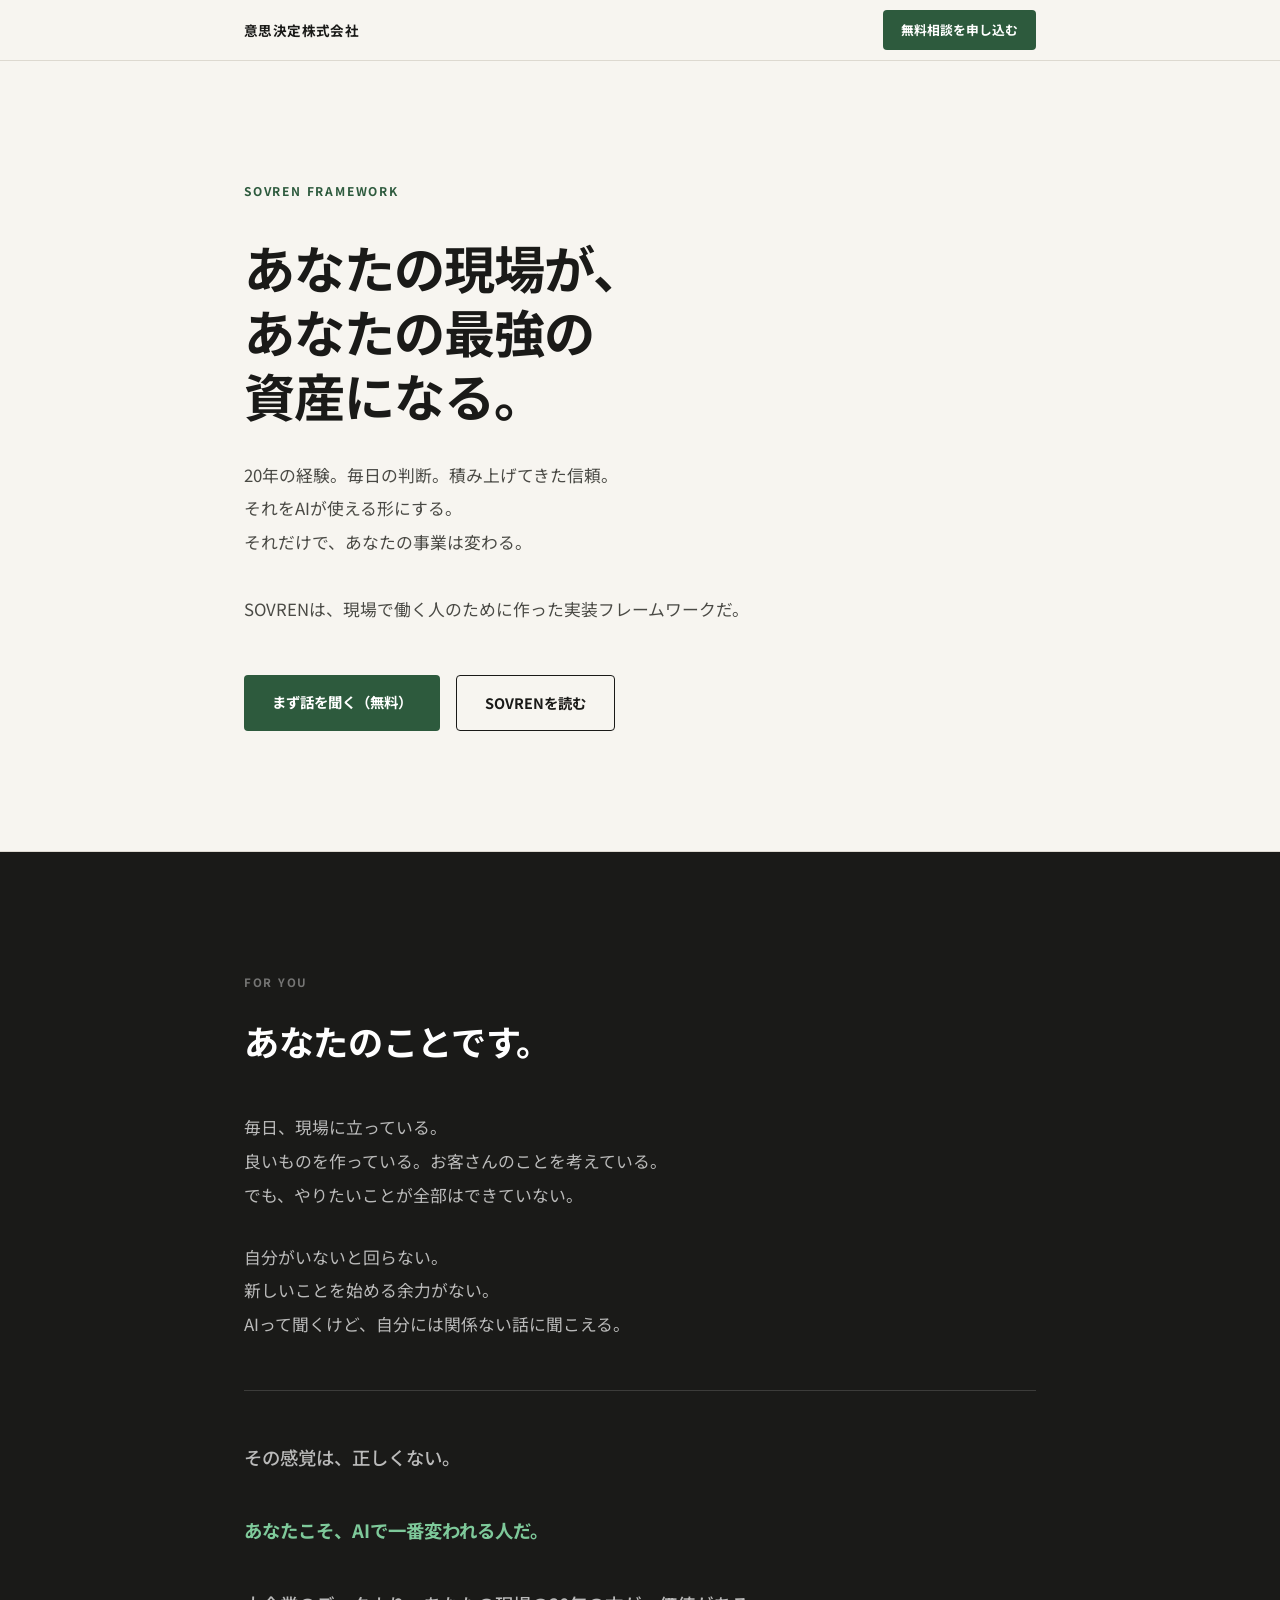
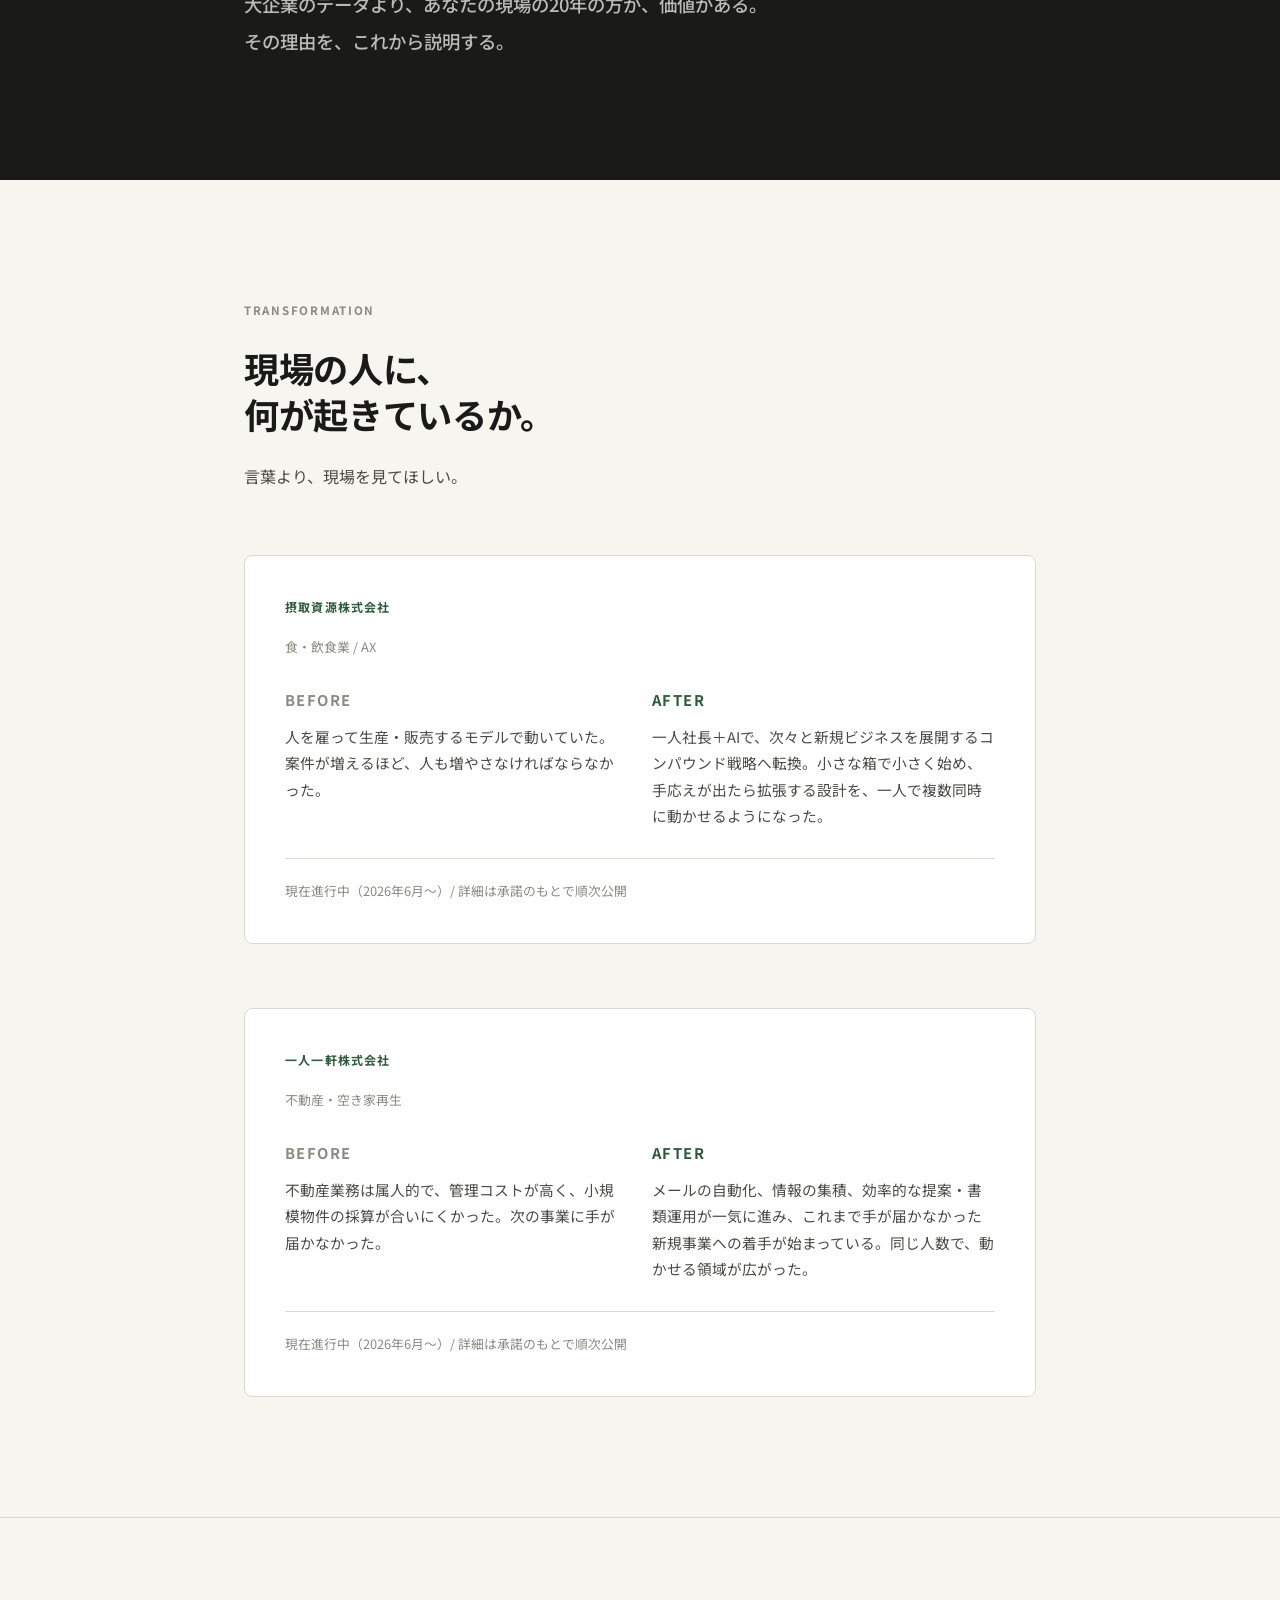
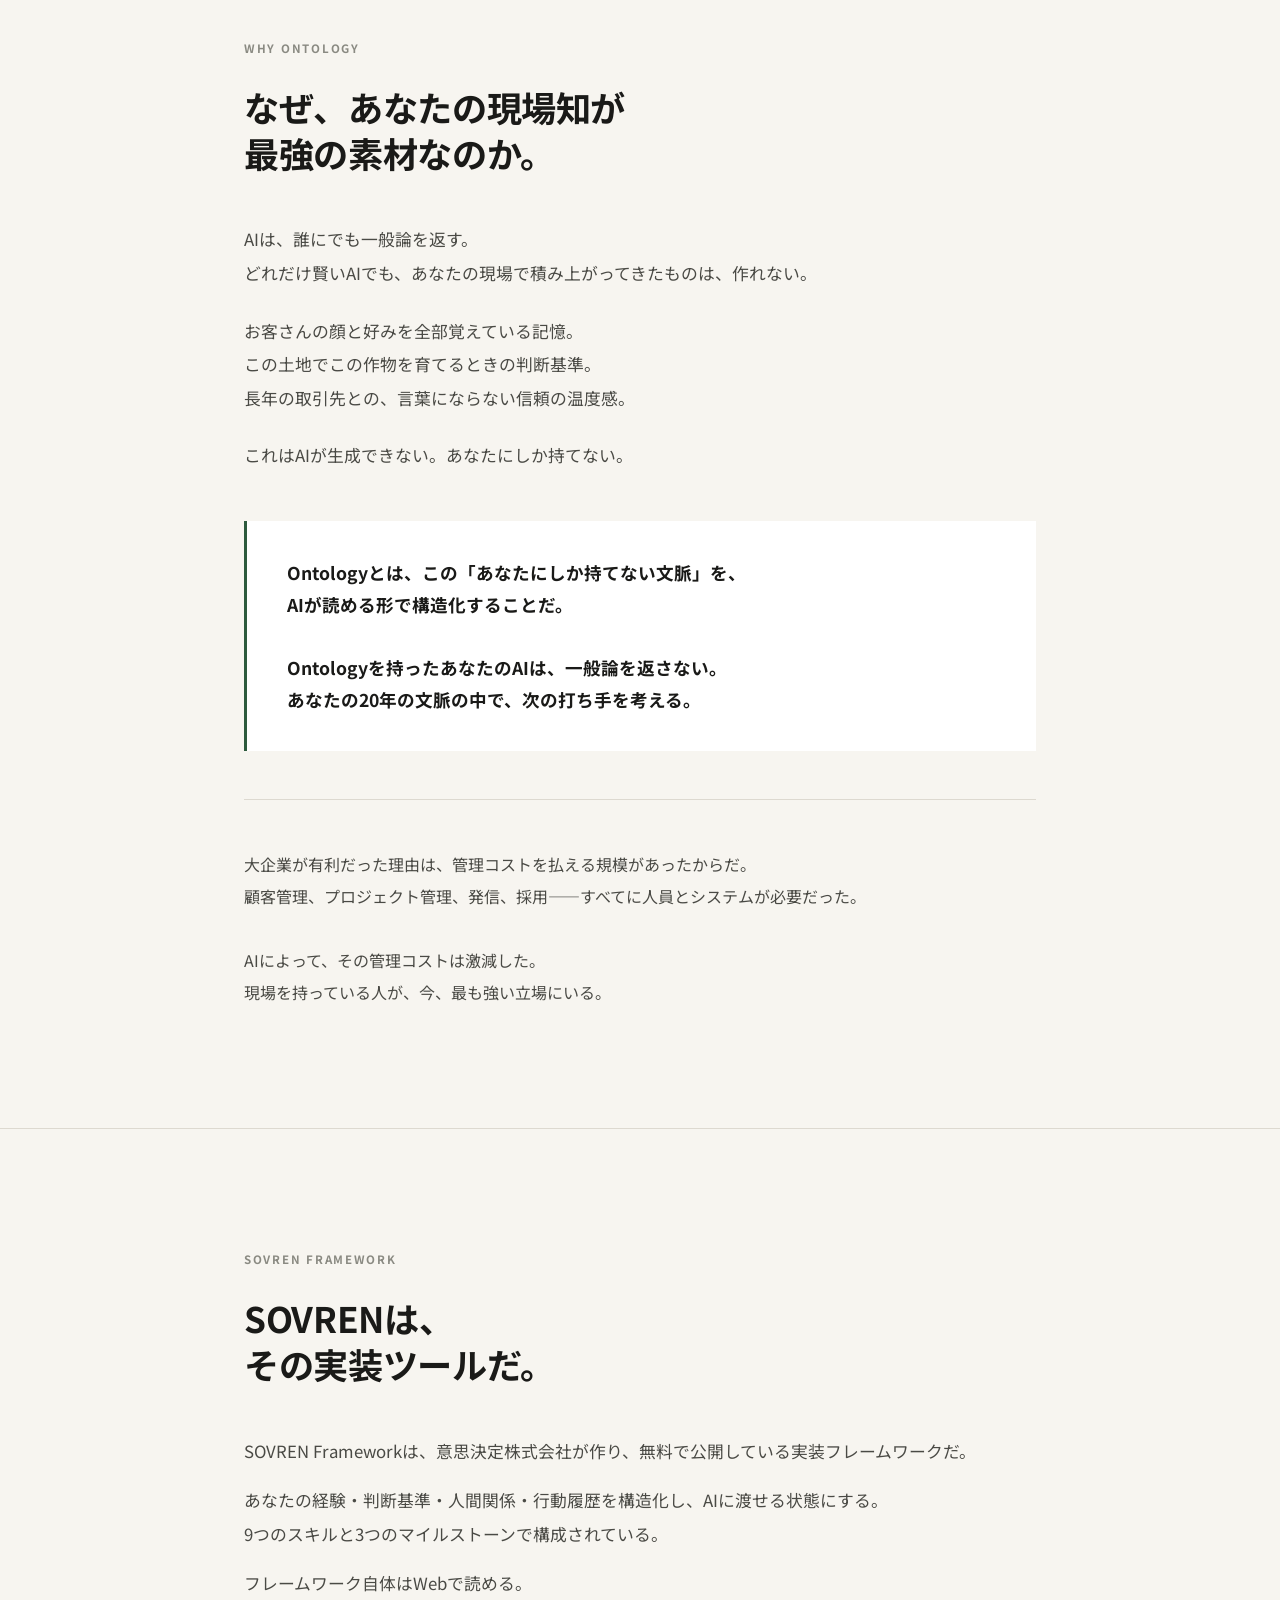
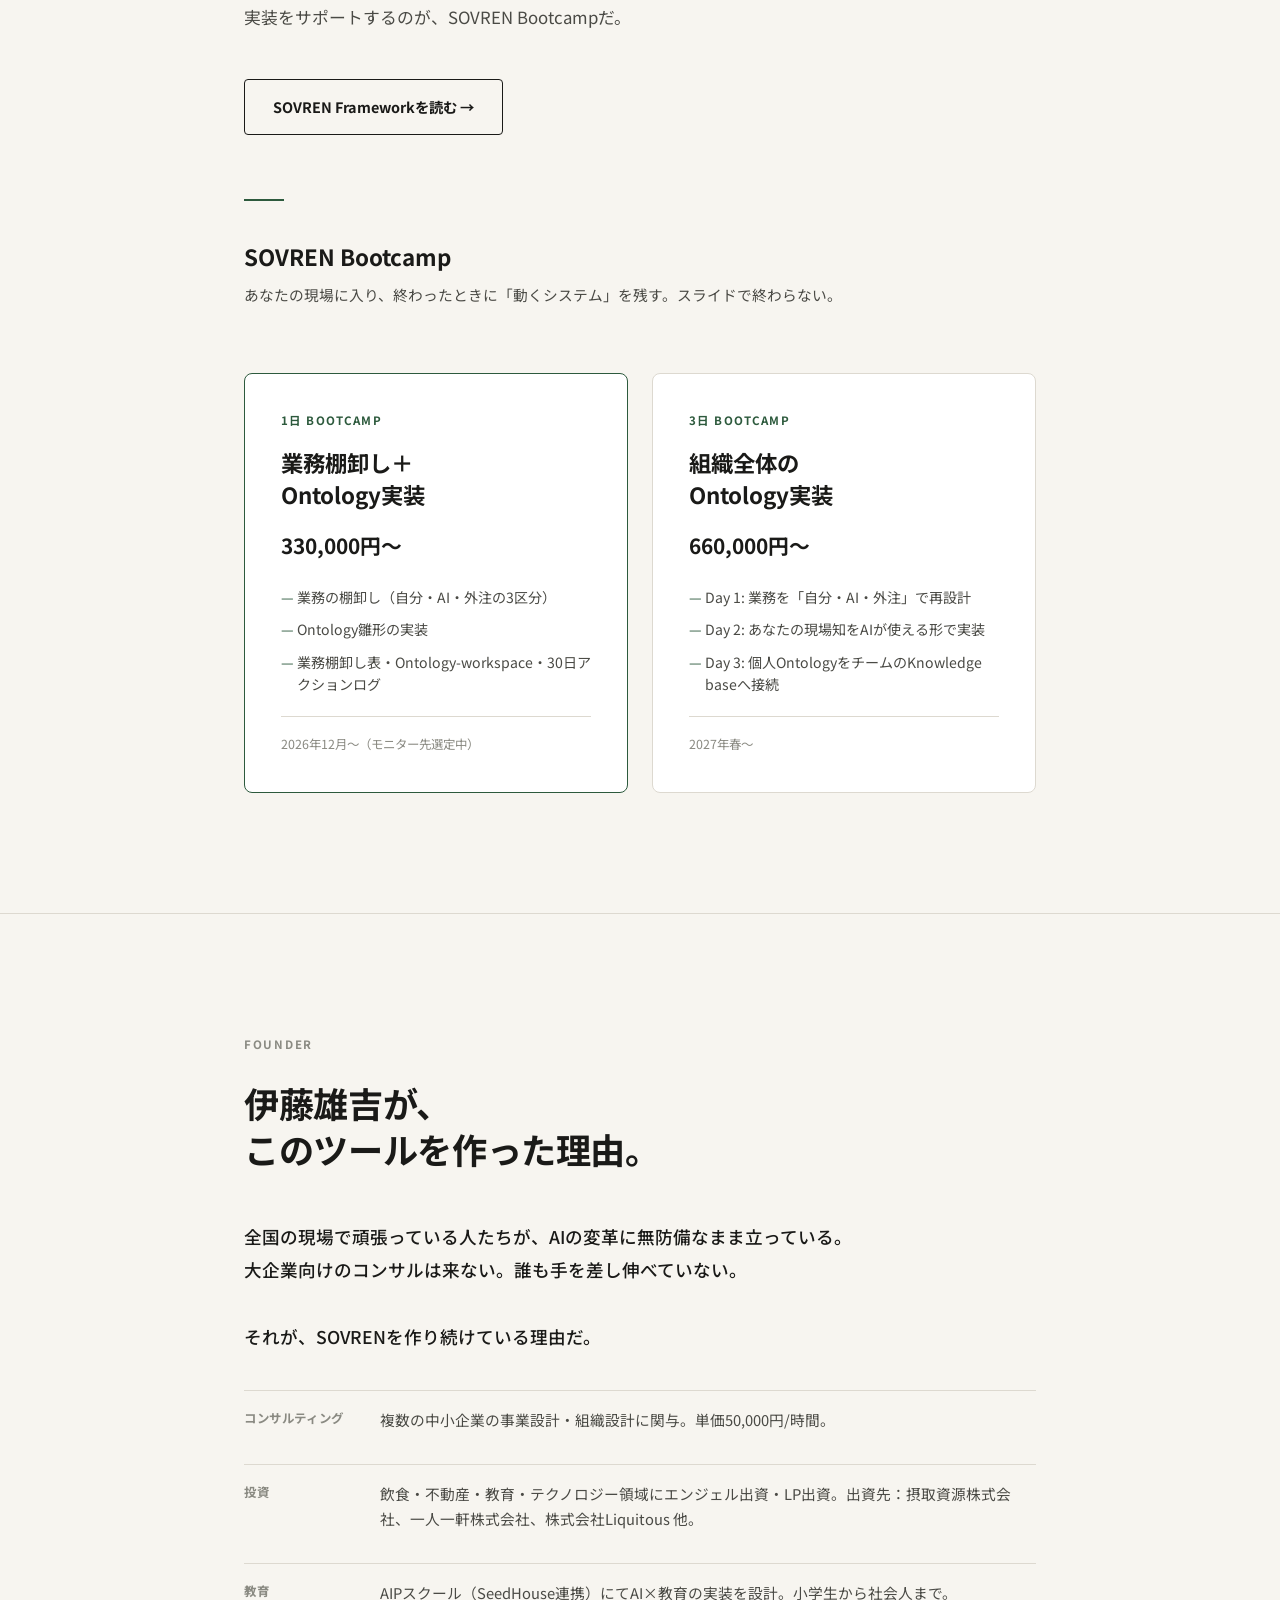
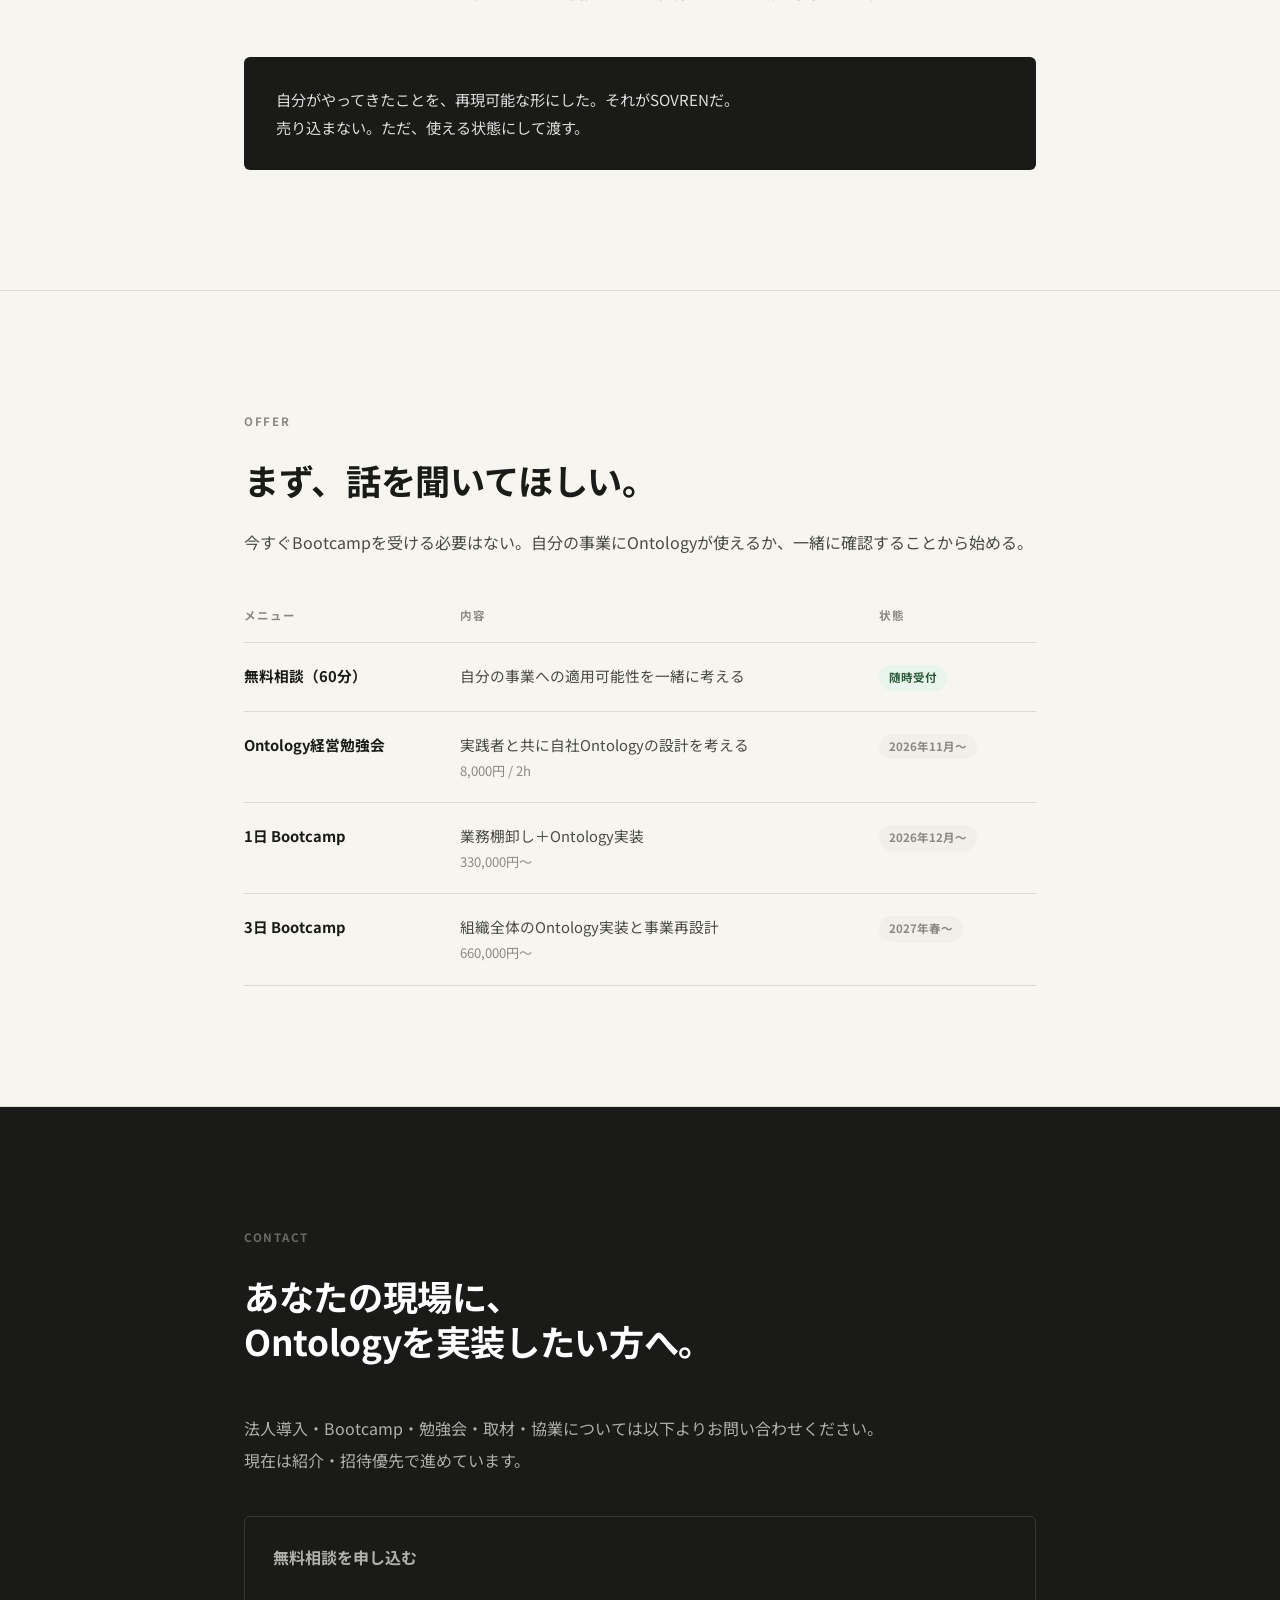
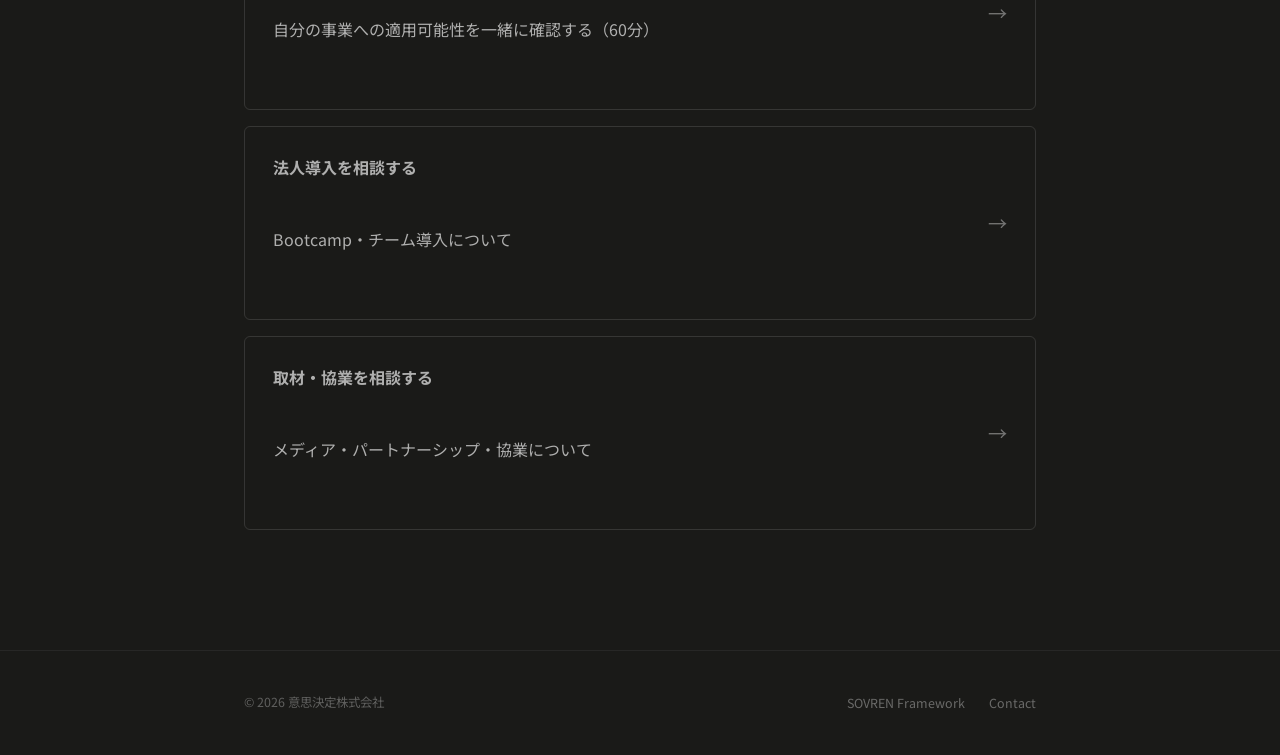
<file: lp_sovren/index.html>
<!DOCTYPE html>
<html lang="ja">
<head>
  <meta charset="UTF-8">
  <meta name="viewport" content="width=device-width, initial-scale=1.0">
  <title>意思決定株式会社 — あなたの現場が、あなたの最強の資産になる。</title>
  <meta name="description" content="全国の生産者・飲食店・小さな事業者のために作った実装フレームワーク、SOVREN。あなたの現場知をAIに渡し、一人でも複数の事業を動かせる構造を作る。">
  <meta property="og:title" content="意思決定株式会社 — あなたの現場が、あなたの最強の資産になる。">
  <meta property="og:description" content="全国の生産者・飲食店・小さな事業者のために作った実装フレームワーク、SOVREN。あなたの現場知をAIに渡し、一人でも複数の事業を動かせる構造を作る。">
  <meta property="og:type" content="website">
  <meta property="og:locale" content="ja_JP">
  <meta name="twitter:card" content="summary_large_image">
  <meta name="twitter:creator" content="@kichisinger">
  <meta name="author" content="伊藤雄吉 / 意思決定株式会社">

  <style>
    /* ===== RESET & BASE ===== */
    *, *::before, *::after { box-sizing: border-box; margin: 0; padding: 0; }

    :root {
      --bg: #F7F5F0;
      --bg-dark: #1A1A18;
      --text: #1A1A18;
      --text-mid: #4A4A45;
      --text-light: #8A8A82;
      --accent: #2D5A3D;
      --accent-light: #4A8A5F;
      --border: #DDD9D0;
      --white: #FFFFFF;

      --font-sans: 'Noto Sans JP', 'Hiragino Kaku Gothic ProN', 'Yu Gothic', sans-serif;
      --font-serif: 'Noto Serif JP', 'Hiragino Mincho ProN', 'Yu Mincho', serif;

      --max-w: 840px;
      --section-gap: 120px;
    }

    html { scroll-behavior: smooth; }

    body {
      font-family: var(--font-sans);
      background: var(--bg);
      color: var(--text);
      line-height: 1.8;
      font-size: 16px;
      -webkit-font-smoothing: antialiased;
    }

    /* ===== TYPOGRAPHY ===== */
    h1 { font-size: clamp(2rem, 5vw, 3.2rem); line-height: 1.25; font-weight: 700; letter-spacing: -0.02em; }
    h2 { font-size: clamp(1.5rem, 3.5vw, 2.2rem); line-height: 1.3; font-weight: 700; letter-spacing: -0.01em; }
    h3 { font-size: clamp(1.1rem, 2.5vw, 1.4rem); line-height: 1.4; font-weight: 700; }
    p  { line-height: 1.9; color: var(--text-mid); }

    /* ===== LAYOUT ===== */
    .container {
      max-width: var(--max-w);
      margin: 0 auto;
      padding: 0 24px;
    }

    section { padding: var(--section-gap) 0; }

    /* ===== NAV ===== */
    nav {
      position: fixed;
      top: 0; left: 0; right: 0;
      z-index: 100;
      background: rgba(247, 245, 240, 0.92);
      backdrop-filter: blur(12px);
      border-bottom: 1px solid var(--border);
    }

    .nav-inner {
      max-width: var(--max-w);
      margin: 0 auto;
      padding: 0 24px;
      height: 60px;
      display: flex;
      align-items: center;
      justify-content: space-between;
    }

    .nav-logo {
      font-size: 0.85rem;
      font-weight: 700;
      color: var(--text);
      text-decoration: none;
      letter-spacing: 0.03em;
    }

    .nav-cta {
      font-size: 0.8rem;
      font-weight: 700;
      color: var(--white);
      background: var(--accent);
      padding: 8px 18px;
      border-radius: 4px;
      text-decoration: none;
      transition: background 0.2s;
    }

    .nav-cta:hover { background: var(--accent-light); }

    /* ===== HERO ===== */
    #hero {
      padding-top: calc(var(--section-gap) + 60px);
      padding-bottom: var(--section-gap);
      border-bottom: 1px solid var(--border);
    }

    .hero-label {
      font-size: 0.75rem;
      font-weight: 700;
      letter-spacing: 0.15em;
      color: var(--accent);
      text-transform: uppercase;
      margin-bottom: 32px;
    }

    .hero-title {
      margin-bottom: 32px;
    }

    .hero-body {
      font-size: 1.05rem;
      max-width: 600px;
      margin-bottom: 48px;
      line-height: 2;
    }

    .hero-ctas {
      display: flex;
      gap: 16px;
      flex-wrap: wrap;
    }

    .btn-primary {
      display: inline-block;
      font-size: 0.9rem;
      font-weight: 700;
      color: var(--white);
      background: var(--accent);
      padding: 14px 28px;
      border-radius: 4px;
      text-decoration: none;
      transition: background 0.2s;
    }

    .btn-primary:hover { background: var(--accent-light); }

    .btn-secondary {
      display: inline-block;
      font-size: 0.9rem;
      font-weight: 700;
      color: var(--text);
      border: 1.5px solid var(--text);
      padding: 14px 28px;
      border-radius: 4px;
      text-decoration: none;
      transition: opacity 0.2s;
    }

    .btn-secondary:hover { opacity: 0.6; }

    /* ===== FOR YOU ===== */
    #for-you { background: var(--bg-dark); color: var(--white); }

    #for-you .section-label { color: rgba(255,255,255,0.4); }
    #for-you h2 { color: var(--white); }
    #for-you p { color: rgba(255,255,255,0.7); }

    .for-you-body {
      margin-top: 48px;
      display: grid;
      gap: 48px;
    }

    .for-you-block p {
      font-size: 1.05rem;
      line-height: 2;
    }

    .for-you-turn {
      border-top: 1px solid rgba(255,255,255,0.15);
      padding-top: 48px;
    }

    .for-you-turn p {
      font-size: 1.15rem;
      color: var(--white);
      font-weight: 500;
      line-height: 2;
    }

    .for-you-turn strong {
      color: #7EC99A;
    }

    /* ===== SECTION LABEL ===== */
    .section-label {
      font-size: 0.72rem;
      font-weight: 700;
      letter-spacing: 0.15em;
      color: var(--text-light);
      text-transform: uppercase;
      margin-bottom: 24px;
    }

    /* ===== TRANSFORMATION ===== */
    #transformation { border-bottom: 1px solid var(--border); }

    .cases { margin-top: 64px; display: grid; gap: 64px; }

    .case {
      padding: 40px;
      background: var(--white);
      border-radius: 8px;
      border: 1px solid var(--border);
    }

    .case-company {
      font-size: 0.75rem;
      font-weight: 700;
      letter-spacing: 0.1em;
      color: var(--accent);
      text-transform: uppercase;
      margin-bottom: 16px;
    }

    .case-domain {
      font-size: 0.8rem;
      color: var(--text-light);
      margin-bottom: 28px;
    }

    .case-before-after {
      display: grid;
      grid-template-columns: 1fr 1fr;
      gap: 24px;
      margin-bottom: 28px;
    }

    @media (max-width: 600px) {
      .case-before-after { grid-template-columns: 1fr; }
    }

    .case-ba-block {}

    .case-ba-label {
      font-size: 0.72rem;
      font-weight: 700;
      letter-spacing: 0.1em;
      text-transform: uppercase;
      color: var(--text-light);
      margin-bottom: 10px;
    }

    .case-ba-label.after { color: var(--accent); }

    .case-ba-block p {
      font-size: 0.92rem;
      line-height: 1.8;
    }

    .case-now {
      font-size: 0.8rem;
      color: var(--text-light);
      border-top: 1px solid var(--border);
      padding-top: 20px;
    }

    /* ===== WHY ===== */
    #why { border-bottom: 1px solid var(--border); }

    .why-body { margin-top: 48px; }

    .why-body p {
      font-size: 1.05rem;
      line-height: 2;
      margin-bottom: 24px;
    }

    .why-highlight {
      margin: 48px 0;
      padding: 36px 40px;
      border-left: 3px solid var(--accent);
      background: var(--white);
    }

    .why-highlight p {
      font-size: 1.1rem;
      font-weight: 700;
      color: var(--text);
      line-height: 1.8;
      margin: 0;
    }

    .why-sub {
      margin-top: 48px;
      padding-top: 48px;
      border-top: 1px solid var(--border);
    }

    .why-sub p {
      font-size: 1rem;
      line-height: 2;
      margin-bottom: 0;
    }

    /* ===== SOVREN ===== */
    #sovren { border-bottom: 1px solid var(--border); }

    .sovren-intro { margin-top: 48px; }
    .sovren-intro p { font-size: 1.05rem; line-height: 2; margin-bottom: 16px; }

    .bootcamp-cards {
      margin-top: 64px;
      display: grid;
      grid-template-columns: 1fr 1fr;
      gap: 24px;
    }

    @media (max-width: 640px) {
      .bootcamp-cards { grid-template-columns: 1fr; }
    }

    .bootcamp-card {
      padding: 36px;
      border: 1.5px solid var(--border);
      border-radius: 8px;
      background: var(--white);
    }

    .bootcamp-card.featured {
      border-color: var(--accent);
    }

    .bootcamp-tag {
      font-size: 0.72rem;
      font-weight: 700;
      letter-spacing: 0.1em;
      text-transform: uppercase;
      color: var(--accent);
      margin-bottom: 16px;
    }

    .bootcamp-card h3 { margin-bottom: 8px; }

    .bootcamp-price {
      font-size: 1.3rem;
      font-weight: 700;
      color: var(--text);
      margin: 16px 0;
    }

    .bootcamp-items {
      list-style: none;
      margin-top: 20px;
      display: grid;
      gap: 10px;
    }

    .bootcamp-items li {
      font-size: 0.88rem;
      color: var(--text-mid);
      padding-left: 16px;
      position: relative;
      line-height: 1.6;
    }

    .bootcamp-items li::before {
      content: '—';
      position: absolute;
      left: 0;
      color: var(--accent);
    }

    .bootcamp-timing {
      margin-top: 20px;
      font-size: 0.78rem;
      color: var(--text-light);
      border-top: 1px solid var(--border);
      padding-top: 16px;
    }

    /* ===== FOUNDER ===== */
    #founder { border-bottom: 1px solid var(--border); }

    .founder-body { margin-top: 48px; }

    .founder-opening {
      font-size: 1.1rem;
      font-weight: 500;
      color: var(--text);
      line-height: 1.9;
      margin-bottom: 36px;
    }

    .founder-facts {
      display: grid;
      gap: 16px;
      margin: 36px 0;
    }

    .founder-fact {
      display: grid;
      grid-template-columns: 120px 1fr;
      gap: 16px;
      padding: 16px 0;
      border-top: 1px solid var(--border);
    }

    .founder-fact-label {
      font-size: 0.78rem;
      font-weight: 700;
      letter-spacing: 0.05em;
      color: var(--text-light);
    }

    .founder-fact-value {
      font-size: 0.92rem;
      color: var(--text-mid);
      line-height: 1.7;
    }

    .founder-closing {
      margin-top: 36px;
      padding: 28px 32px;
      background: var(--bg-dark);
      border-radius: 6px;
      color: rgba(255,255,255,0.85);
      font-size: 0.95rem;
      line-height: 1.9;
    }

    /* ===== OFFER ===== */
    #offer { border-bottom: 1px solid var(--border); }

    .offer-table {
      margin-top: 48px;
      width: 100%;
      border-collapse: collapse;
    }

    .offer-table th {
      font-size: 0.72rem;
      font-weight: 700;
      letter-spacing: 0.1em;
      text-transform: uppercase;
      color: var(--text-light);
      text-align: left;
      padding: 0 16px 16px 0;
      border-bottom: 1px solid var(--border);
    }

    .offer-table td {
      padding: 20px 16px 20px 0;
      border-bottom: 1px solid var(--border);
      font-size: 0.92rem;
      color: var(--text-mid);
      vertical-align: top;
      line-height: 1.7;
    }

    .offer-table td:first-child {
      font-weight: 700;
      color: var(--text);
    }

    .status-active {
      display: inline-block;
      font-size: 0.72rem;
      font-weight: 700;
      padding: 3px 10px;
      border-radius: 99px;
      background: #E8F4EC;
      color: var(--accent);
    }

    .status-soon {
      display: inline-block;
      font-size: 0.72rem;
      font-weight: 700;
      padding: 3px 10px;
      border-radius: 99px;
      background: #F0EFE8;
      color: var(--text-light);
    }

    /* ===== CONTACT ===== */
    #contact { background: var(--bg-dark); color: var(--white); }

    #contact .section-label { color: rgba(255,255,255,0.35); }
    #contact h2 { color: var(--white); }
    #contact p { color: rgba(255,255,255,0.65); }

    .contact-body { margin-top: 48px; }

    .contact-body p {
      font-size: 1rem;
      margin-bottom: 40px;
      line-height: 2;
    }

    .contact-ctas {
      display: grid;
      gap: 16px;
    }

    .contact-cta-item {
      display: flex;
      align-items: center;
      justify-content: space-between;
      padding: 24px 28px;
      border: 1px solid rgba(255,255,255,0.12);
      border-radius: 6px;
      text-decoration: none;
      transition: background 0.2s, border-color 0.2s;
    }

    .contact-cta-item:hover {
      background: rgba(255,255,255,0.05);
      border-color: rgba(255,255,255,0.25);
    }

    .contact-cta-title {
      font-size: 0.95rem;
      font-weight: 700;
      color: var(--white);
    }

    .contact-cta-sub {
      font-size: 0.8rem;
      color: rgba(255,255,255,0.45);
      margin-top: 4px;
    }

    .contact-cta-arrow {
      font-size: 1.2rem;
      color: rgba(255,255,255,0.4);
    }

    /* ===== FOOTER ===== */
    footer {
      background: var(--bg-dark);
      border-top: 1px solid rgba(255,255,255,0.06);
      padding: 40px 0;
    }

    .footer-inner {
      max-width: var(--max-w);
      margin: 0 auto;
      padding: 0 24px;
      display: flex;
      align-items: center;
      justify-content: space-between;
      gap: 16px;
      flex-wrap: wrap;
    }

    .footer-copy {
      font-size: 0.78rem;
      color: rgba(255,255,255,0.3);
    }

    .footer-links {
      display: flex;
      gap: 24px;
    }

    .footer-links a {
      font-size: 0.78rem;
      color: rgba(255,255,255,0.35);
      text-decoration: none;
    }

    .footer-links a:hover { color: rgba(255,255,255,0.65); }

    /* ===== DIVIDER ===== */
    .divider-line {
      width: 40px;
      height: 2px;
      background: var(--accent);
      margin: 40px 0;
    }

  </style>

  <link rel="preconnect" href="https://fonts.googleapis.com">
  <link href="https://fonts.googleapis.com/css2?family=Noto+Sans+JP:wght@400;500;700&family=Noto+Serif+JP:wght@400;700&display=swap" rel="stylesheet">

  <!-- Google tag (gtag.js) -->
  <script async src="https://www.googletagmanager.com/gtag/js?id=G-NV8MF29S9L"></script>
  <script>
    window.dataLayer = window.dataLayer || [];
    function gtag(){dataLayer.push(arguments);}
    gtag('js', new Date());
    gtag('config', 'G-NV8MF29S9L');
  </script>
</head>

<body>

  <!-- NAV -->
  <nav>
    <div class="nav-inner">
      <a href="#" class="nav-logo">意思決定株式会社</a>
      <a href="#contact" class="nav-cta">無料相談を申し込む</a>
    </div>
  </nav>

  <!-- HERO -->
  <section id="hero">
    <div class="container">
      <p class="hero-label">SOVREN Framework</p>
      <h1 class="hero-title">
        あなたの現場が、<br>あなたの最強の<br>資産になる。
      </h1>
      <p class="hero-body">
        20年の経験。毎日の判断。積み上げてきた信頼。<br>
        それをAIが使える形にする。<br>
        それだけで、あなたの事業は変わる。<br><br>
        SOVRENは、現場で働く人のために作った実装フレームワークだ。
      </p>
      <div class="hero-ctas">
        <a href="#contact" class="btn-primary">まず話を聞く（無料）</a>
        <a href="https://sovren-framework.pages.dev" target="_blank" class="btn-secondary">SOVRENを読む</a>
      </div>
    </div>
  </section>

  <!-- FOR YOU -->
  <section id="for-you">
    <div class="container">
      <p class="section-label">For You</p>
      <h2>あなたのことです。</h2>

      <div class="for-you-body">
        <div class="for-you-block">
          <p>
            毎日、現場に立っている。<br>
            良いものを作っている。お客さんのことを考えている。<br>
            でも、やりたいことが全部はできていない。
          </p>
          <br>
          <p>
            自分がいないと回らない。<br>
            新しいことを始める余力がない。<br>
            AIって聞くけど、自分には関係ない話に聞こえる。
          </p>
        </div>

        <div class="for-you-turn">
          <p>
            その感覚は、正しくない。<br><br>
            <strong>あなたこそ、AIで一番変われる人だ。</strong><br><br>
            大企業のデータより、あなたの現場の20年の方が、価値がある。<br>
            その理由を、これから説明する。
          </p>
        </div>
      </div>
    </div>
  </section>

  <!-- TRANSFORMATION -->
  <section id="transformation">
    <div class="container">
      <p class="section-label">Transformation</p>
      <h2>現場の人に、<br>何が起きているか。</h2>
      <p style="margin-top:24px;">言葉より、現場を見てほしい。</p>

      <div class="cases">

        <div class="case">
          <p class="case-company">摂取資源株式会社</p>
          <p class="case-domain">食・飲食業 / AX</p>
          <div class="case-before-after">
            <div class="case-ba-block">
              <p class="case-ba-label">Before</p>
              <p>人を雇って生産・販売するモデルで動いていた。案件が増えるほど、人も増やさなければならなかった。</p>
            </div>
            <div class="case-ba-block">
              <p class="case-ba-label after">After</p>
              <p>一人社長＋AIで、次々と新規ビジネスを展開するコンパウンド戦略へ転換。小さな箱で小さく始め、手応えが出たら拡張する設計を、一人で複数同時に動かせるようになった。</p>
            </div>
          </div>
          <p class="case-now">現在進行中（2026年6月〜）/ 詳細は承諾のもとで順次公開</p>
        </div>

        <div class="case">
          <p class="case-company">一人一軒株式会社</p>
          <p class="case-domain">不動産・空き家再生</p>
          <div class="case-before-after">
            <div class="case-ba-block">
              <p class="case-ba-label">Before</p>
              <p>不動産業務は属人的で、管理コストが高く、小規模物件の採算が合いにくかった。次の事業に手が届かなかった。</p>
            </div>
            <div class="case-ba-block">
              <p class="case-ba-label after">After</p>
              <p>メールの自動化、情報の集積、効率的な提案・書類運用が一気に進み、これまで手が届かなかった新規事業への着手が始まっている。同じ人数で、動かせる領域が広がった。</p>
            </div>
          </div>
          <p class="case-now">現在進行中（2026年6月〜）/ 詳細は承諾のもとで順次公開</p>
        </div>

      </div>
    </div>
  </section>

  <!-- WHY -->
  <section id="why">
    <div class="container">
      <p class="section-label">Why Ontology</p>
      <h2>なぜ、あなたの現場知が<br>最強の素材なのか。</h2>

      <div class="why-body">
        <p>
          AIは、誰にでも一般論を返す。<br>
          どれだけ賢いAIでも、あなたの現場で積み上がってきたものは、作れない。
        </p>

        <p>
          お客さんの顔と好みを全部覚えている記憶。<br>
          この土地でこの作物を育てるときの判断基準。<br>
          長年の取引先との、言葉にならない信頼の温度感。
        </p>

        <p>これはAIが生成できない。あなたにしか持てない。</p>

        <div class="why-highlight">
          <p>
            Ontologyとは、この「あなたにしか持てない文脈」を、<br>
            AIが読める形で構造化することだ。<br><br>
            Ontologyを持ったあなたのAIは、一般論を返さない。<br>
            あなたの20年の文脈の中で、次の打ち手を考える。
          </p>
        </div>

        <div class="why-sub">
          <p>
            大企業が有利だった理由は、管理コストを払える規模があったからだ。<br>
            顧客管理、プロジェクト管理、発信、採用——すべてに人員とシステムが必要だった。<br><br>
            AIによって、その管理コストは激減した。<br>
            現場を持っている人が、今、最も強い立場にいる。
          </p>
        </div>
      </div>
    </div>
  </section>

  <!-- SOVREN -->
  <section id="sovren">
    <div class="container">
      <p class="section-label">SOVREN Framework</p>
      <h2>SOVRENは、<br>その実装ツールだ。</h2>

      <div class="sovren-intro">
        <p>
          SOVREN Frameworkは、意思決定株式会社が作り、無料で公開している実装フレームワークだ。
        </p>
        <p>
          あなたの経験・判断基準・人間関係・行動履歴を構造化し、AIに渡せる状態にする。<br>
          9つのスキルと3つのマイルストーンで構成されている。
        </p>
        <p>
          フレームワーク自体はWebで読める。<br>
          実装をサポートするのが、SOVREN Bootcampだ。
        </p>
        <br>
        <a href="https://sovren-framework.pages.dev" target="_blank" class="btn-secondary">SOVREN Frameworkを読む →</a>
      </div>

      <div class="divider-line" style="margin-top:64px;"></div>
      <h3 style="margin-bottom:8px;">SOVREN Bootcamp</h3>
      <p style="font-size:0.92rem;">あなたの現場に入り、終わったときに「動くシステム」を残す。スライドで終わらない。</p>

      <div class="bootcamp-cards">

        <div class="bootcamp-card featured">
          <p class="bootcamp-tag">1日 Bootcamp</p>
          <h3>業務棚卸し＋<br>Ontology実装</h3>
          <p class="bootcamp-price">330,000円〜</p>
          <ul class="bootcamp-items">
            <li>業務の棚卸し（自分・AI・外注の3区分）</li>
            <li>Ontology雛形の実装</li>
            <li>業務棚卸し表・Ontology-workspace・30日アクションログ</li>
          </ul>
          <p class="bootcamp-timing">2026年12月〜（モニター先選定中）</p>
        </div>

        <div class="bootcamp-card">
          <p class="bootcamp-tag">3日 Bootcamp</p>
          <h3>組織全体の<br>Ontology実装</h3>
          <p class="bootcamp-price">660,000円〜</p>
          <ul class="bootcamp-items">
            <li>Day 1: 業務を「自分・AI・外注」で再設計</li>
            <li>Day 2: あなたの現場知をAIが使える形で実装</li>
            <li>Day 3: 個人OntologyをチームのKnowledge baseへ接続</li>
          </ul>
          <p class="bootcamp-timing">2027年春〜</p>
        </div>

      </div>
    </div>
  </section>

  <!-- FOUNDER -->
  <section id="founder">
    <div class="container">
      <p class="section-label">Founder</p>
      <h2>伊藤雄吉が、<br>このツールを作った理由。</h2>

      <div class="founder-body">
        <p class="founder-opening">
          全国の現場で頑張っている人たちが、AIの変革に無防備なまま立っている。<br>
          大企業向けのコンサルは来ない。誰も手を差し伸べていない。<br><br>
          それが、SOVRENを作り続けている理由だ。
        </p>

        <div class="founder-facts">
          <div class="founder-fact">
            <span class="founder-fact-label">コンサルティング</span>
            <span class="founder-fact-value">複数の中小企業の事業設計・組織設計に関与。単価50,000円/時間。</span>
          </div>
          <div class="founder-fact">
            <span class="founder-fact-label">投資</span>
            <span class="founder-fact-value">飲食・不動産・教育・テクノロジー領域にエンジェル出資・LP出資。出資先：摂取資源株式会社、一人一軒株式会社、株式会社Liquitous 他。</span>
          </div>
          <div class="founder-fact">
            <span class="founder-fact-label">教育</span>
            <span class="founder-fact-value">AIPスクール（SeedHouse連携）にてAI×教育の実装を設計。小学生から社会人まで。</span>
          </div>
        </div>

        <div class="founder-closing">
          自分がやってきたことを、再現可能な形にした。それがSOVRENだ。<br>
          売り込まない。ただ、使える状態にして渡す。
        </div>
      </div>
    </div>
  </section>

  <!-- OFFER -->
  <section id="offer">
    <div class="container">
      <p class="section-label">Offer</p>
      <h2>まず、話を聞いてほしい。</h2>
      <p style="margin-top:24px;">今すぐBootcampを受ける必要はない。自分の事業にOntologyが使えるか、一緒に確認することから始める。</p>

      <table class="offer-table">
        <thead>
          <tr>
            <th>メニュー</th>
            <th>内容</th>
            <th>状態</th>
          </tr>
        </thead>
        <tbody>
          <tr>
            <td>無料相談（60分）</td>
            <td>自分の事業への適用可能性を一緒に考える</td>
            <td><span class="status-active">随時受付</span></td>
          </tr>
          <tr>
            <td>Ontology経営勉強会</td>
            <td>実践者と共に自社Ontologyの設計を考える<br><span style="font-size:0.82rem;color:#8A8A82;">8,000円 / 2h</span></td>
            <td><span class="status-soon">2026年11月〜</span></td>
          </tr>
          <tr>
            <td>1日 Bootcamp</td>
            <td>業務棚卸し＋Ontology実装<br><span style="font-size:0.82rem;color:#8A8A82;">330,000円〜</span></td>
            <td><span class="status-soon">2026年12月〜</span></td>
          </tr>
          <tr>
            <td>3日 Bootcamp</td>
            <td>組織全体のOntology実装と事業再設計<br><span style="font-size:0.82rem;color:#8A8A82;">660,000円〜</span></td>
            <td><span class="status-soon">2027年春〜</span></td>
          </tr>
        </tbody>
      </table>
    </div>
  </section>

  <!-- CONTACT -->
  <section id="contact">
    <div class="container">
      <p class="section-label">Contact</p>
      <h2>あなたの現場に、<br>Ontologyを実装したい方へ。</h2>

      <div class="contact-body">
        <p>
          法人導入・Bootcamp・勉強会・取材・協業については以下よりお問い合わせください。<br>
          現在は紹介・招待優先で進めています。
        </p>

        <div class="contact-ctas">
          <a href="mailto:yukichi@intakingresources.com?subject=無料相談の申し込み" class="contact-cta-item">
            <div>
              <p class="contact-cta-title">無料相談を申し込む</p>
              <p class="contact-cta-sub">自分の事業への適用可能性を一緒に確認する（60分）</p>
            </div>
            <span class="contact-cta-arrow">→</span>
          </a>
          <a href="mailto:yukichi@intakingresources.com?subject=法人導入の相談" class="contact-cta-item">
            <div>
              <p class="contact-cta-title">法人導入を相談する</p>
              <p class="contact-cta-sub">Bootcamp・チーム導入について</p>
            </div>
            <span class="contact-cta-arrow">→</span>
          </a>
          <a href="mailto:yukichi@intakingresources.com?subject=取材・協業の相談" class="contact-cta-item">
            <div>
              <p class="contact-cta-title">取材・協業を相談する</p>
              <p class="contact-cta-sub">メディア・パートナーシップ・協業について</p>
            </div>
            <span class="contact-cta-arrow">→</span>
          </a>
        </div>
      </div>
    </div>
  </section>

  <!-- FOOTER -->
  <footer>
    <div class="footer-inner">
      <p class="footer-copy">© 2026 意思決定株式会社</p>
      <div class="footer-links">
        <a href="https://sovren-framework.pages.dev" target="_blank">SOVREN Framework</a>
        <a href="mailto:yukichi@intakingresources.com">Contact</a>
      </div>
    </div>
  </footer>

</body>
</html>
</file>
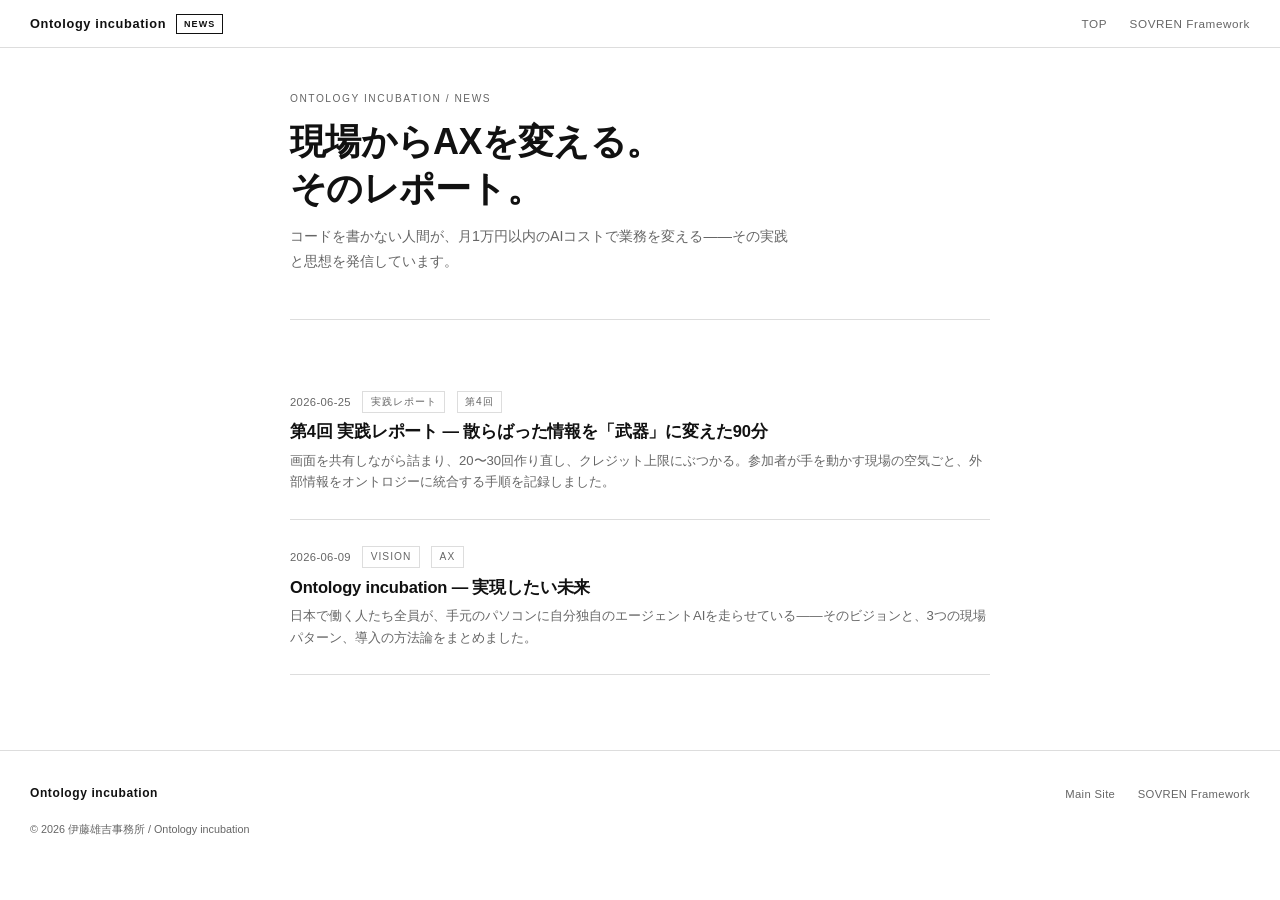
<file: news/index.html>
<!DOCTYPE html>
<html lang="ja">
<head>
  <meta charset="UTF-8" />
  <meta name="viewport" content="width=device-width, initial-scale=1.0" />
  <title>Ontology incubation NEWS</title>
  <meta name="description" content="Ontology incubationが発信するAX・意思決定・経営実践のレポート" />
  <link rel="stylesheet" href="style.css" />
</head>
<body>

  <nav>
    <a href="index.html" class="logo">
      Ontology incubation <span class="badge">News</span>
    </a>
    <ul class="nav-links">
      <li><a href="../index.html">TOP</a></li>
      <li><a href="https://sovren-framework.netlify.app/" target="_blank">SOVREN Framework</a></li>
    </ul>
  </nav>

  <main>
    <div class="container">

      <div class="hero">
        <p class="label">Ontology incubation / News</p>
        <h1>現場からAXを変える。<br>そのレポート。</h1>
        <p>コードを書かない人間が、月1万円以内のAIコストで業務を変える——その実践と思想を発信しています。</p>
      </div>

      <div class="article-list">

        <!-- ▼ 新しい記事をここに追加（上に追記していく） ▼ -->

        <a href="posts/004_lecture04.html" class="article-card">
          <div class="article-card-meta">
            <span class="article-card-date">2026-06-25</span>
            <span class="tag">実践レポート</span>
            <span class="tag">第4回</span>
          </div>
          <h2>第4回 実践レポート — 散らばった情報を「武器」に変えた90分</h2>
          <p>画面を共有しながら詰まり、20〜30回作り直し、クレジット上限にぶつかる。参加者が手を動かす現場の空気ごと、外部情報をオントロジーに統合する手順を記録しました。</p>
        </a>

        <a href="posts/001_vision.html" class="article-card">
          <div class="article-card-meta">
            <span class="article-card-date">2026-06-09</span>
            <span class="tag">Vision</span>
            <span class="tag">AX</span>
          </div>
          <h2>Ontology incubation — 実現したい未来</h2>
          <p>日本で働く人たち全員が、手元のパソコンに自分独自のエージェントAIを走らせている——そのビジョンと、3つの現場パターン、導入の方法論をまとめました。</p>
        </a>

        <!-- ▲ 記事ここまで ▲ -->

      </div>
    </div>
  </main>

  <footer>
    <div class="footer-logo">Ontology incubation</div>
    <ul class="footer-links">
      <li><a href="https://ontology-incubation.netlify.app/" target="_blank">Main Site</a></li>
      <li><a href="https://sovren-framework.netlify.app/" target="_blank">SOVREN Framework</a></li>
    </ul>
    <p class="footer-copy">&copy; 2026 伊藤雄吉事務所 / Ontology incubation</p>
  </footer>

</body>
</html>
</file>
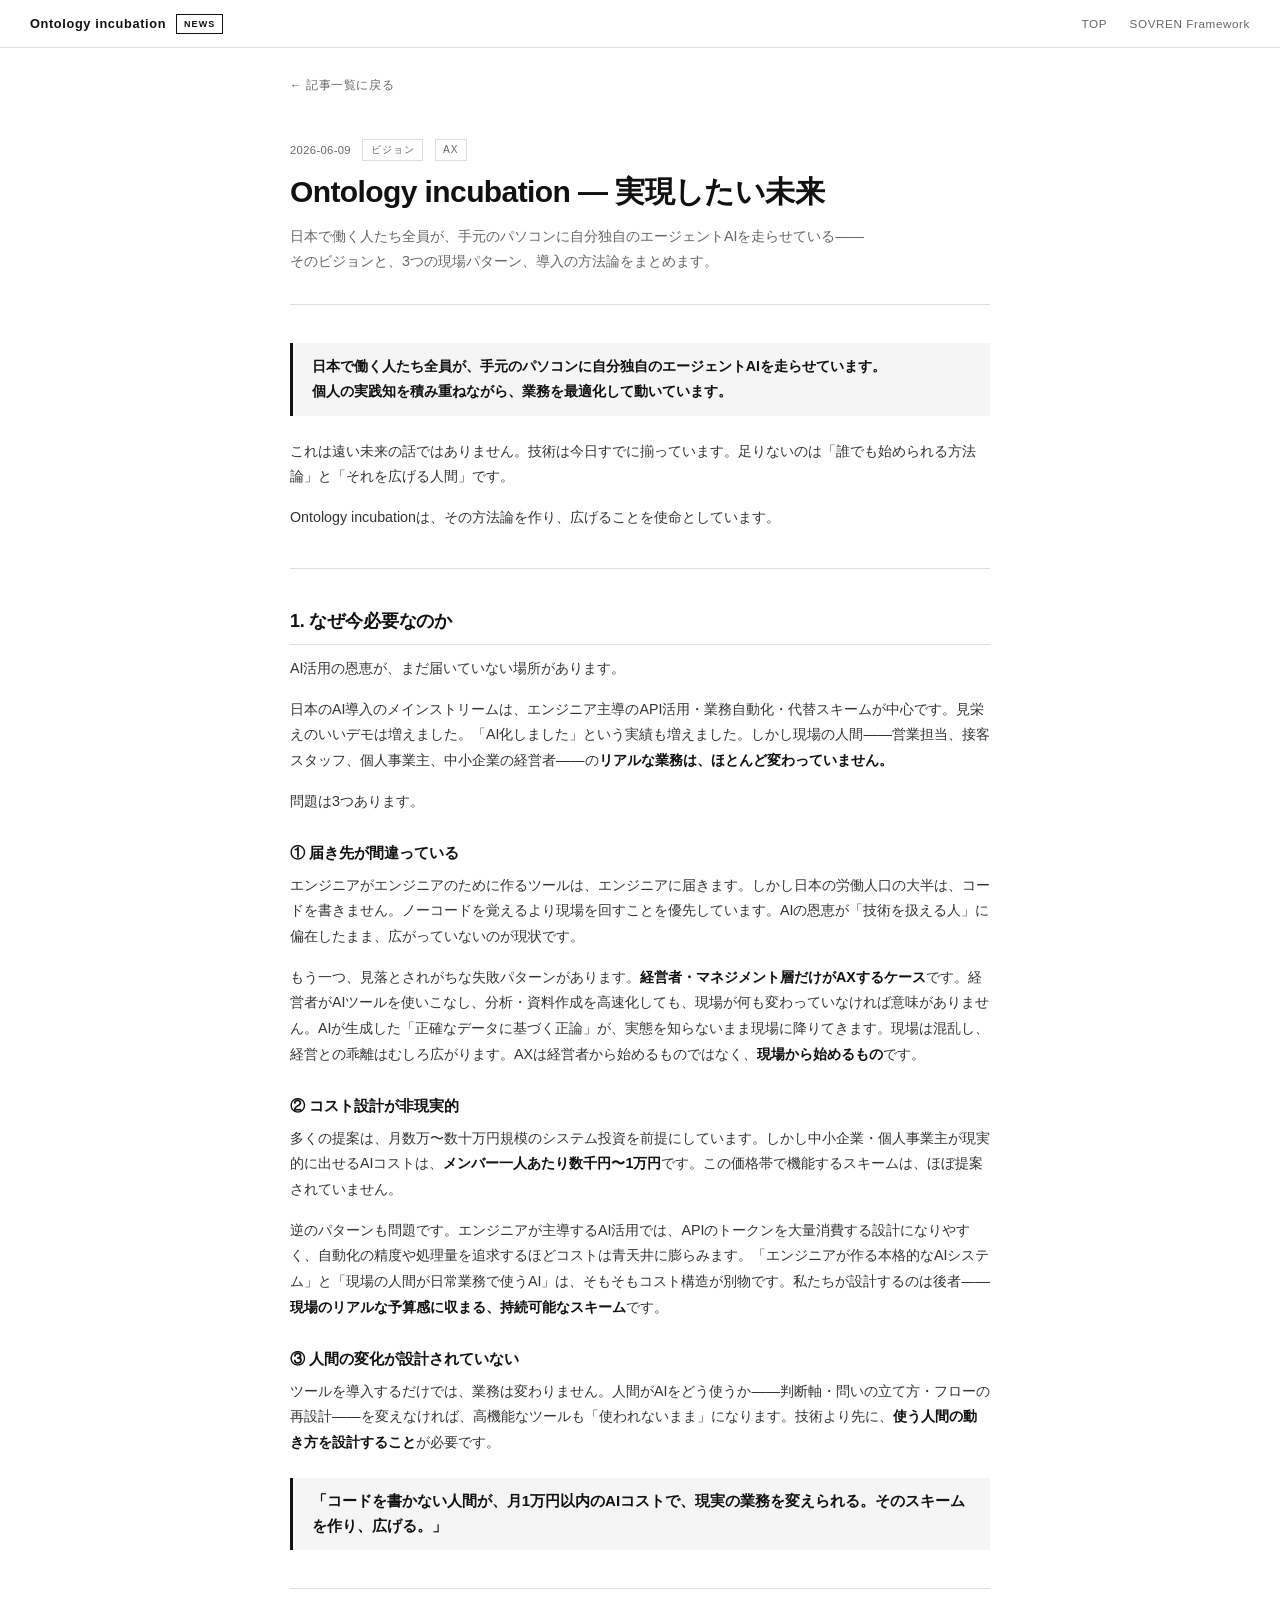
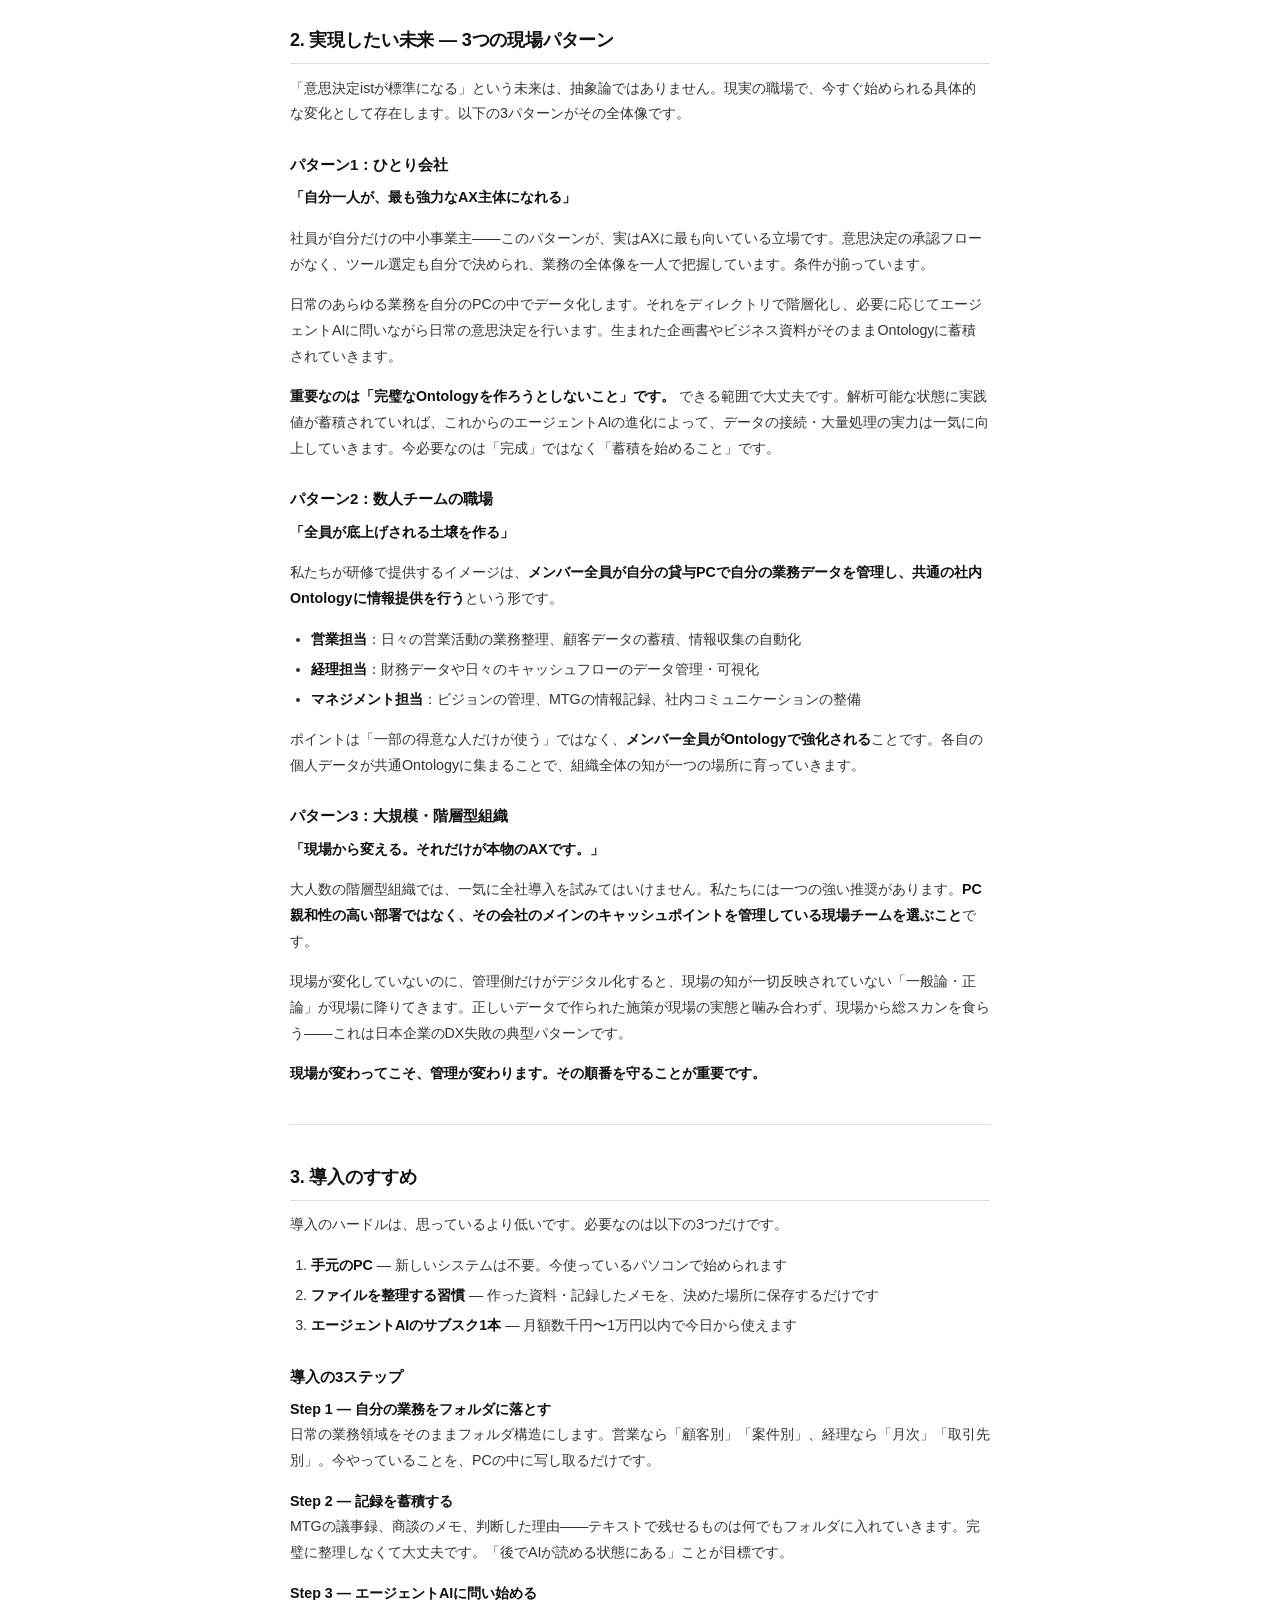
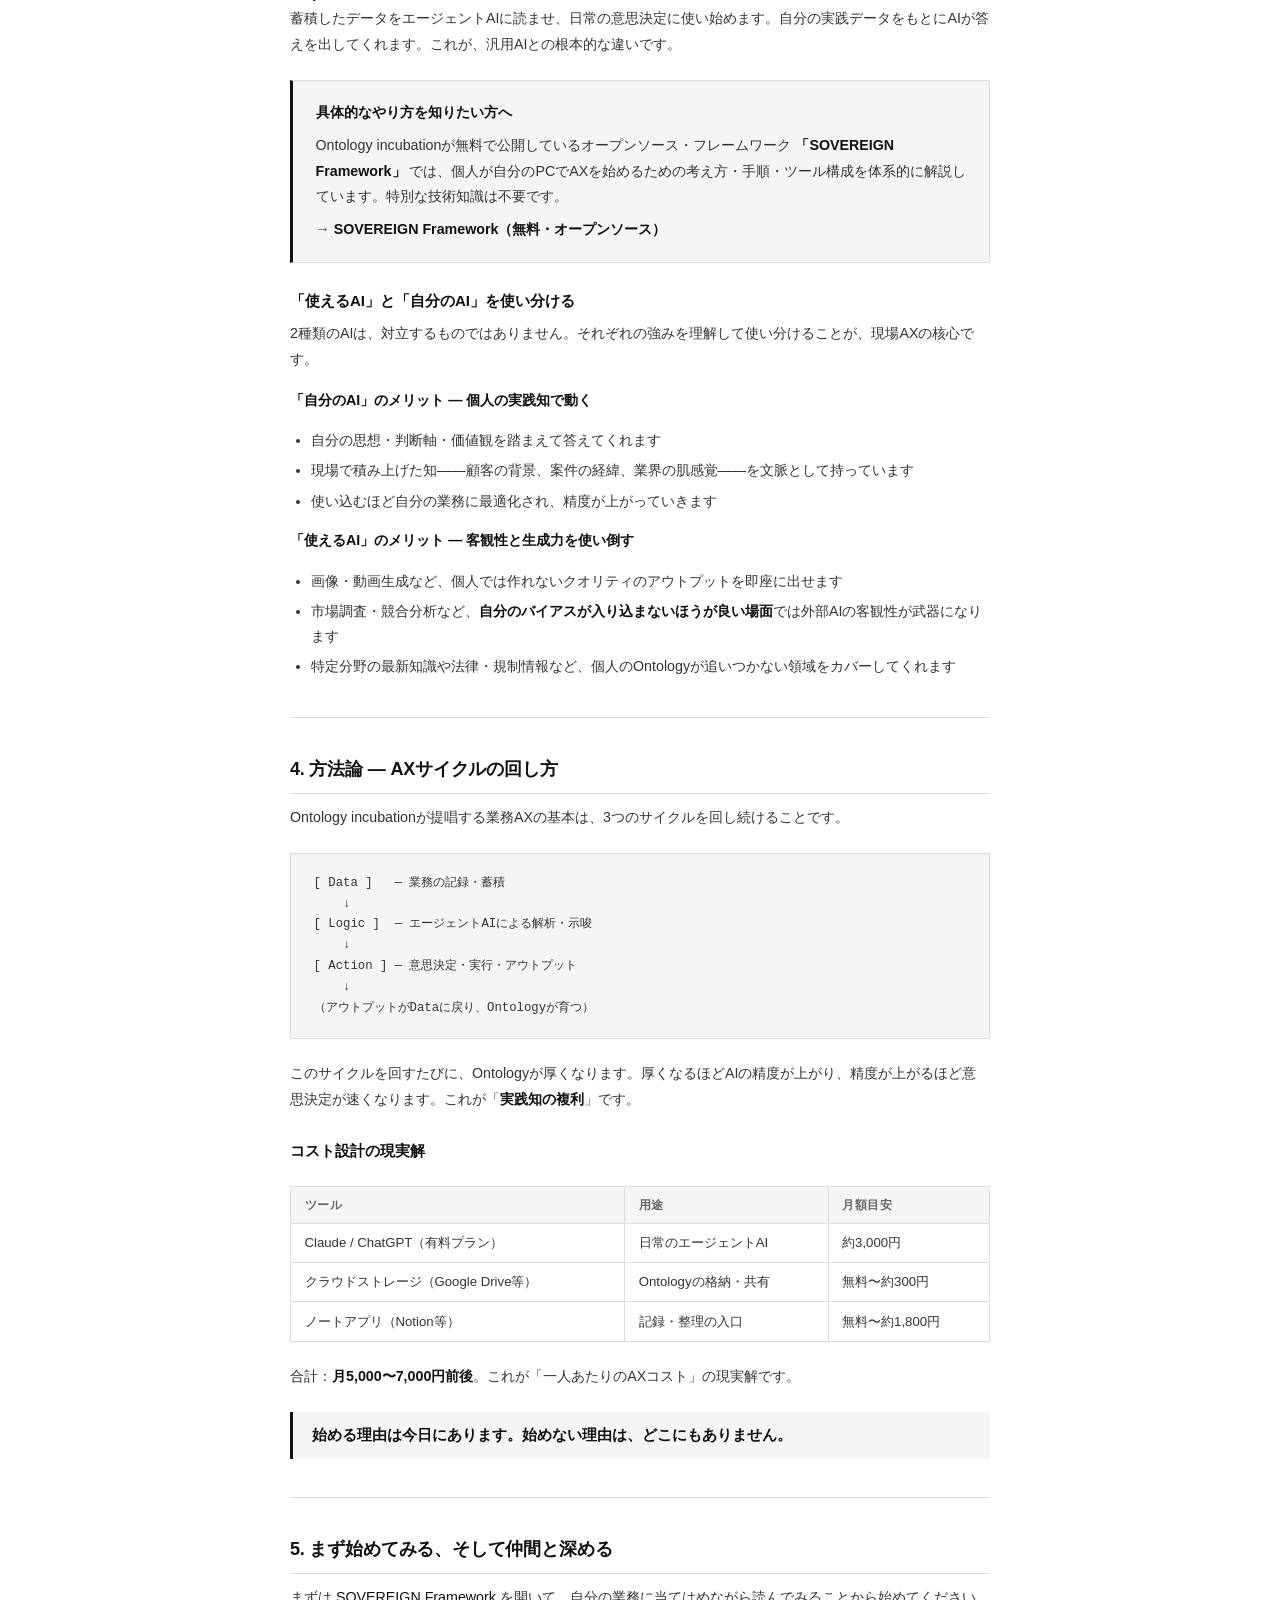
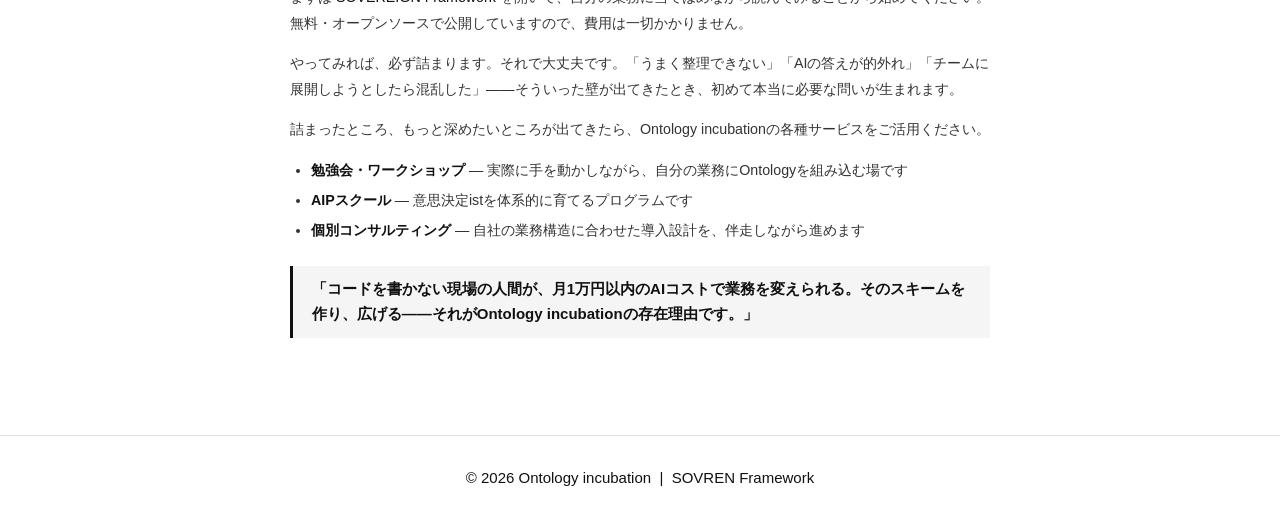
<file: news/posts/001_vision.html>
<!DOCTYPE html>
<html lang="ja">
<head>
  <meta charset="UTF-8" />
  <meta name="viewport" content="width=device-width, initial-scale=1.0" />
  <title>Ontology incubation — 実現したい未来 | Ontology incubation NEWS</title>
  <meta name="description" content="日本で働く人たち全員が、手元のパソコンに自分独自のエージェントAIを走らせている——そのビジョンと3つの現場パターン、導入の方法論。" />
  <link rel="stylesheet" href="../style.css" />
</head>
<body>

  <nav>
    <a href="../index.html" class="logo">
      Ontology incubation <span class="badge">News</span>
    </a>
    <ul class="nav-links">
      <li><a href="../../index.html">TOP</a></li>
      <li><a href="https://sovren-framework.netlify.app/" target="_blank">SOVREN Framework</a></li>
    </ul>
  </nav>

  <main>
    <div class="container">

      <a href="../index.html" class="back-link">← 記事一覧に戻る</a>

      <div class="article-header">
        <div class="article-header-meta">
          <span class="article-card-date">2026-06-09</span>
          <span class="tag">ビジョン</span>
          <span class="tag">AX</span>
        </div>
        <h1>Ontology incubation — 実現したい未来</h1>
        <p class="article-header-desc">日本で働く人たち全員が、手元のパソコンに自分独自のエージェントAIを走らせている——そのビジョンと、3つの現場パターン、導入の方法論をまとめます。</p>
      </div>

      <div class="article-body">

        <blockquote>
          <p><strong>日本で働く人たち全員が、手元のパソコンに自分独自のエージェントAIを走らせています。</strong><br>
          <strong>個人の実践知を積み重ねながら、業務を最適化して動いています。</strong></p>
        </blockquote>

        <p>これは遠い未来の話ではありません。技術は今日すでに揃っています。足りないのは「誰でも始められる方法論」と「それを広げる人間」です。</p>

        <p>Ontology incubationは、その方法論を作り、広げることを使命としています。</p>

        <hr>

        <h2>1. なぜ今必要なのか</h2>

        <p>AI活用の恩恵が、まだ届いていない場所があります。</p>

        <p>日本のAI導入のメインストリームは、エンジニア主導のAPI活用・業務自動化・代替スキームが中心です。見栄えのいいデモは増えました。「AI化しました」という実績も増えました。しかし現場の人間——営業担当、接客スタッフ、個人事業主、中小企業の経営者——の<strong>リアルな業務は、ほとんど変わっていません。</strong></p>

        <p>問題は3つあります。</p>

        <h3>① 届き先が間違っている</h3>

        <p>エンジニアがエンジニアのために作るツールは、エンジニアに届きます。しかし日本の労働人口の大半は、コードを書きません。ノーコードを覚えるより現場を回すことを優先しています。AIの恩恵が「技術を扱える人」に偏在したまま、広がっていないのが現状です。</p>

        <p>もう一つ、見落とされがちな失敗パターンがあります。<strong>経営者・マネジメント層だけがAXするケース</strong>です。経営者がAIツールを使いこなし、分析・資料作成を高速化しても、現場が何も変わっていなければ意味がありません。AIが生成した「正確なデータに基づく正論」が、実態を知らないまま現場に降りてきます。現場は混乱し、経営との乖離はむしろ広がります。AXは経営者から始めるものではなく、<strong>現場から始めるもの</strong>です。</p>

        <h3>② コスト設計が非現実的</h3>

        <p>多くの提案は、月数万〜数十万円規模のシステム投資を前提にしています。しかし中小企業・個人事業主が現実的に出せるAIコストは、<strong>メンバー一人あたり数千円〜1万円</strong>です。この価格帯で機能するスキームは、ほぼ提案されていません。</p>

        <p>逆のパターンも問題です。エンジニアが主導するAI活用では、APIのトークンを大量消費する設計になりやすく、自動化の精度や処理量を追求するほどコストは青天井に膨らみます。「エンジニアが作る本格的なAIシステム」と「現場の人間が日常業務で使うAI」は、そもそもコスト構造が別物です。私たちが設計するのは後者——<strong>現場のリアルな予算感に収まる、持続可能なスキーム</strong>です。</p>

        <h3>③ 人間の変化が設計されていない</h3>

        <p>ツールを導入するだけでは、業務は変わりません。人間がAIをどう使うか——判断軸・問いの立て方・フローの再設計——を変えなければ、高機能なツールも「使われないまま」になります。技術より先に、<strong>使う人間の動き方を設計すること</strong>が必要です。</p>

        <blockquote>
          <strong>「コードを書かない人間が、月1万円以内のAIコストで、現実の業務を変えられる。そのスキームを作り、広げる。」</strong>
        </blockquote>

        <hr>

        <h2>2. 実現したい未来 — 3つの現場パターン</h2>

        <p>「意思決定istが標準になる」という未来は、抽象論ではありません。現実の職場で、今すぐ始められる具体的な変化として存在します。以下の3パターンがその全体像です。</p>

        <h3>パターン1：ひとり会社</h3>

        <p><strong>「自分一人が、最も強力なAX主体になれる」</strong></p>

        <p>社員が自分だけの中小事業主——このパターンが、実はAXに最も向いている立場です。意思決定の承認フローがなく、ツール選定も自分で決められ、業務の全体像を一人で把握しています。条件が揃っています。</p>

        <p>日常のあらゆる業務を自分のPCの中でデータ化します。それをディレクトリで階層化し、必要に応じてエージェントAIに問いながら日常の意思決定を行います。生まれた企画書やビジネス資料がそのままOntologyに蓄積されていきます。</p>

        <p><strong>重要なのは「完璧なOntologyを作ろうとしないこと」です。</strong> できる範囲で大丈夫です。解析可能な状態に実践値が蓄積されていれば、これからのエージェントAIの進化によって、データの接続・大量処理の実力は一気に向上していきます。今必要なのは「完成」ではなく「蓄積を始めること」です。</p>

        <h3>パターン2：数人チームの職場</h3>

        <p><strong>「全員が底上げされる土壌を作る」</strong></p>

        <p>私たちが研修で提供するイメージは、<strong>メンバー全員が自分の貸与PCで自分の業務データを管理し、共通の社内Ontologyに情報提供を行う</strong>という形です。</p>

        <ul>
          <li><strong>営業担当</strong>：日々の営業活動の業務整理、顧客データの蓄積、情報収集の自動化</li>
          <li><strong>経理担当</strong>：財務データや日々のキャッシュフローのデータ管理・可視化</li>
          <li><strong>マネジメント担当</strong>：ビジョンの管理、MTGの情報記録、社内コミュニケーションの整備</li>
        </ul>

        <p>ポイントは「一部の得意な人だけが使う」ではなく、<strong>メンバー全員がOntologyで強化される</strong>ことです。各自の個人データが共通Ontologyに集まることで、組織全体の知が一つの場所に育っていきます。</p>

        <h3>パターン3：大規模・階層型組織</h3>

        <p><strong>「現場から変える。それだけが本物のAXです。」</strong></p>

        <p>大人数の階層型組織では、一気に全社導入を試みてはいけません。私たちには一つの強い推奨があります。<strong>PC親和性の高い部署ではなく、その会社のメインのキャッシュポイントを管理している現場チームを選ぶこと</strong>です。</p>

        <p>現場が変化していないのに、管理側だけがデジタル化すると、現場の知が一切反映されていない「一般論・正論」が現場に降りてきます。正しいデータで作られた施策が現場の実態と噛み合わず、現場から総スカンを食らう——これは日本企業のDX失敗の典型パターンです。</p>

        <p><strong>現場が変わってこそ、管理が変わります。その順番を守ることが重要です。</strong></p>

        <hr>

        <h2>3. 導入のすすめ</h2>

        <p>導入のハードルは、思っているより低いです。必要なのは以下の3つだけです。</p>

        <ol>
          <li><strong>手元のPC</strong> — 新しいシステムは不要。今使っているパソコンで始められます</li>
          <li><strong>ファイルを整理する習慣</strong> — 作った資料・記録したメモを、決めた場所に保存するだけです</li>
          <li><strong>エージェントAIのサブスク1本</strong> — 月額数千円〜1万円以内で今日から使えます</li>
        </ol>

        <h3>導入の3ステップ</h3>

        <p><strong>Step 1 — 自分の業務をフォルダに落とす</strong><br>
        日常の業務領域をそのままフォルダ構造にします。営業なら「顧客別」「案件別」、経理なら「月次」「取引先別」。今やっていることを、PCの中に写し取るだけです。</p>

        <p><strong>Step 2 — 記録を蓄積する</strong><br>
        MTGの議事録、商談のメモ、判断した理由——テキストで残せるものは何でもフォルダに入れていきます。完璧に整理しなくて大丈夫です。「後でAIが読める状態にある」ことが目標です。</p>

        <p><strong>Step 3 — エージェントAIに問い始める</strong><br>
        蓄積したデータをエージェントAIに読ませ、日常の意思決定に使い始めます。自分の実践データをもとにAIが答えを出してくれます。これが、汎用AIとの根本的な違いです。</p>

        <div class="callout">
          <p><strong>具体的なやり方を知りたい方へ</strong></p>
          <p>Ontology incubationが無料で公開しているオープンソース・フレームワーク <strong>「SOVEREIGN Framework」</strong> では、個人が自分のPCでAXを始めるための考え方・手順・ツール構成を体系的に解説しています。特別な技術知識は不要です。</p>
          <p>→ <a href="https://sovren-framework.netlify.app/" target="_blank"><strong>SOVEREIGN Framework（無料・オープンソース）</strong></a></p>
        </div>

        <h3>「使えるAI」と「自分のAI」を使い分ける</h3>

        <p>2種類のAIは、対立するものではありません。それぞれの強みを理解して使い分けることが、現場AXの核心です。</p>

        <p><strong>「自分のAI」のメリット — 個人の実践知で動く</strong></p>
        <ul>
          <li>自分の思想・判断軸・価値観を踏まえて答えてくれます</li>
          <li>現場で積み上げた知——顧客の背景、案件の経緯、業界の肌感覚——を文脈として持っています</li>
          <li>使い込むほど自分の業務に最適化され、精度が上がっていきます</li>
        </ul>

        <p><strong>「使えるAI」のメリット — 客観性と生成力を使い倒す</strong></p>
        <ul>
          <li>画像・動画生成など、個人では作れないクオリティのアウトプットを即座に出せます</li>
          <li>市場調査・競合分析など、<strong>自分のバイアスが入り込まないほうが良い場面</strong>では外部AIの客観性が武器になります</li>
          <li>特定分野の最新知識や法律・規制情報など、個人のOntologyが追いつかない領域をカバーしてくれます</li>
        </ul>

        <hr>

        <h2>4. 方法論 — AXサイクルの回し方</h2>

        <p>Ontology incubationが提唱する業務AXの基本は、3つのサイクルを回し続けることです。</p>

        <pre>[ Data ]   — 業務の記録・蓄積
    ↓
[ Logic ]  — エージェントAIによる解析・示唆
    ↓
[ Action ] — 意思決定・実行・アウトプット
    ↓
（アウトプットがDataに戻り、Ontologyが育つ）</pre>

        <p>このサイクルを回すたびに、Ontologyが厚くなります。厚くなるほどAIの精度が上がり、精度が上がるほど意思決定が速くなります。これが「<strong>実践知の複利</strong>」です。</p>

        <h3>コスト設計の現実解</h3>

        <table>
          <thead>
            <tr><th>ツール</th><th>用途</th><th>月額目安</th></tr>
          </thead>
          <tbody>
            <tr><td>Claude / ChatGPT（有料プラン）</td><td>日常のエージェントAI</td><td>約3,000円</td></tr>
            <tr><td>クラウドストレージ（Google Drive等）</td><td>Ontologyの格納・共有</td><td>無料〜約300円</td></tr>
            <tr><td>ノートアプリ（Notion等）</td><td>記録・整理の入口</td><td>無料〜約1,800円</td></tr>
          </tbody>
        </table>

        <p>合計：<strong>月5,000〜7,000円前後</strong>。これが「一人あたりのAXコスト」の現実解です。</p>

        <blockquote>
          <strong>始める理由は今日にあります。始めない理由は、どこにもありません。</strong>
        </blockquote>

        <hr>

        <h2>5. まず始めてみる、そして仲間と深める</h2>

        <p>まずは <a href="https://sovren-framework.netlify.app/" target="_blank">SOVEREIGN Framework</a> を開いて、自分の業務に当てはめながら読んでみることから始めてください。無料・オープンソースで公開していますので、費用は一切かかりません。</p>

        <p>やってみれば、必ず詰まります。それで大丈夫です。「うまく整理できない」「AIの答えが的外れ」「チームに展開しようとしたら混乱した」——そういった壁が出てきたとき、初めて本当に必要な問いが生まれます。</p>

        <p>詰まったところ、もっと深めたいところが出てきたら、Ontology incubationの各種サービスをご活用ください。</p>

        <ul>
          <li><strong>勉強会・ワークショップ</strong> — 実際に手を動かしながら、自分の業務にOntologyを組み込む場です</li>
          <li><strong>AIPスクール</strong> — 意思決定istを体系的に育てるプログラムです</li>
          <li><strong>個別コンサルティング</strong> — 自社の業務構造に合わせた導入設計を、伴走しながら進めます</li>
        </ul>

        <blockquote>
          <strong>「コードを書かない現場の人間が、月1万円以内のAIコストで業務を変えられる。そのスキームを作り、広げる——それがOntology incubationの存在理由です。」</strong>
        </blockquote>

      </div><!-- /.article-body -->

    </div><!-- /.container -->
  </main>

  <footer class="site-footer">
    <div class="container">
      &copy; 2026 Ontology incubation &nbsp;|&nbsp;
      <a href="https://sovren-framework.netlify.app/" target="_blank">SOVREN Framework</a>
    </div>
  </footer>

</body>
</html>
</file>
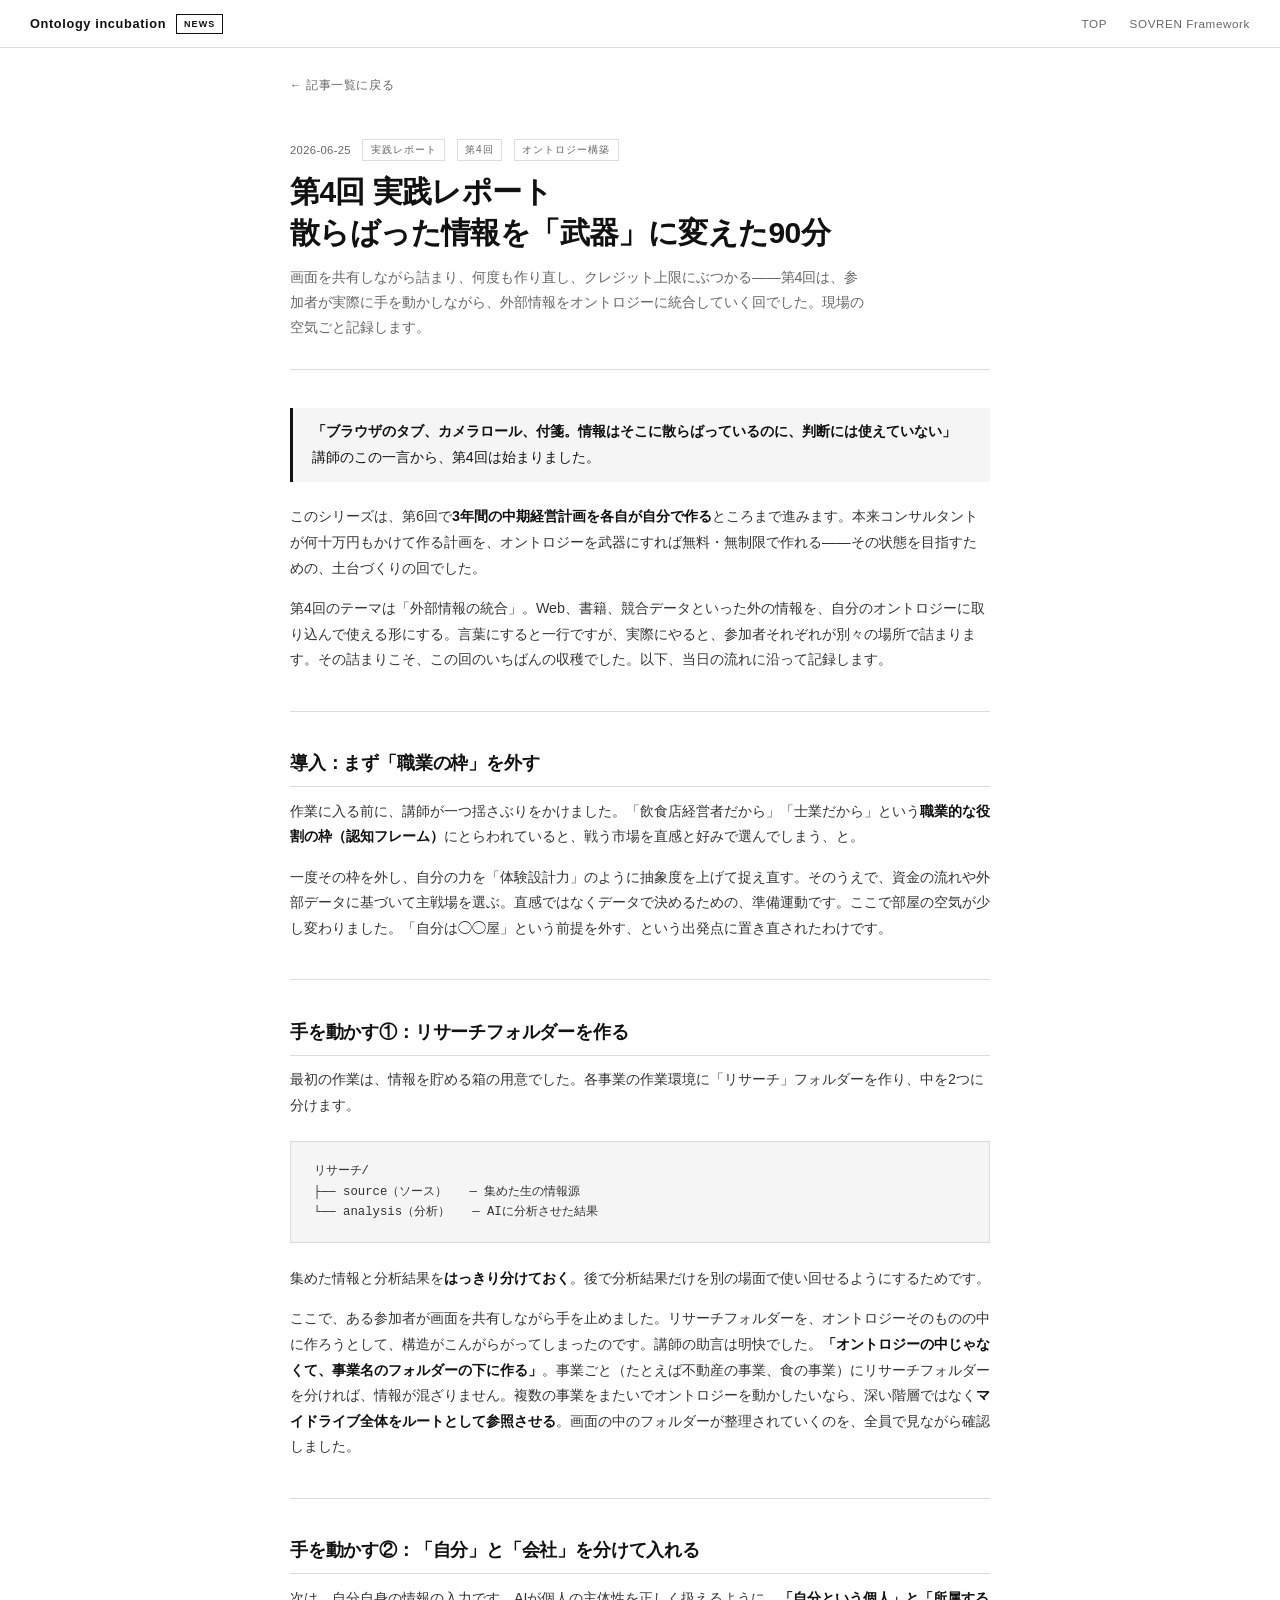
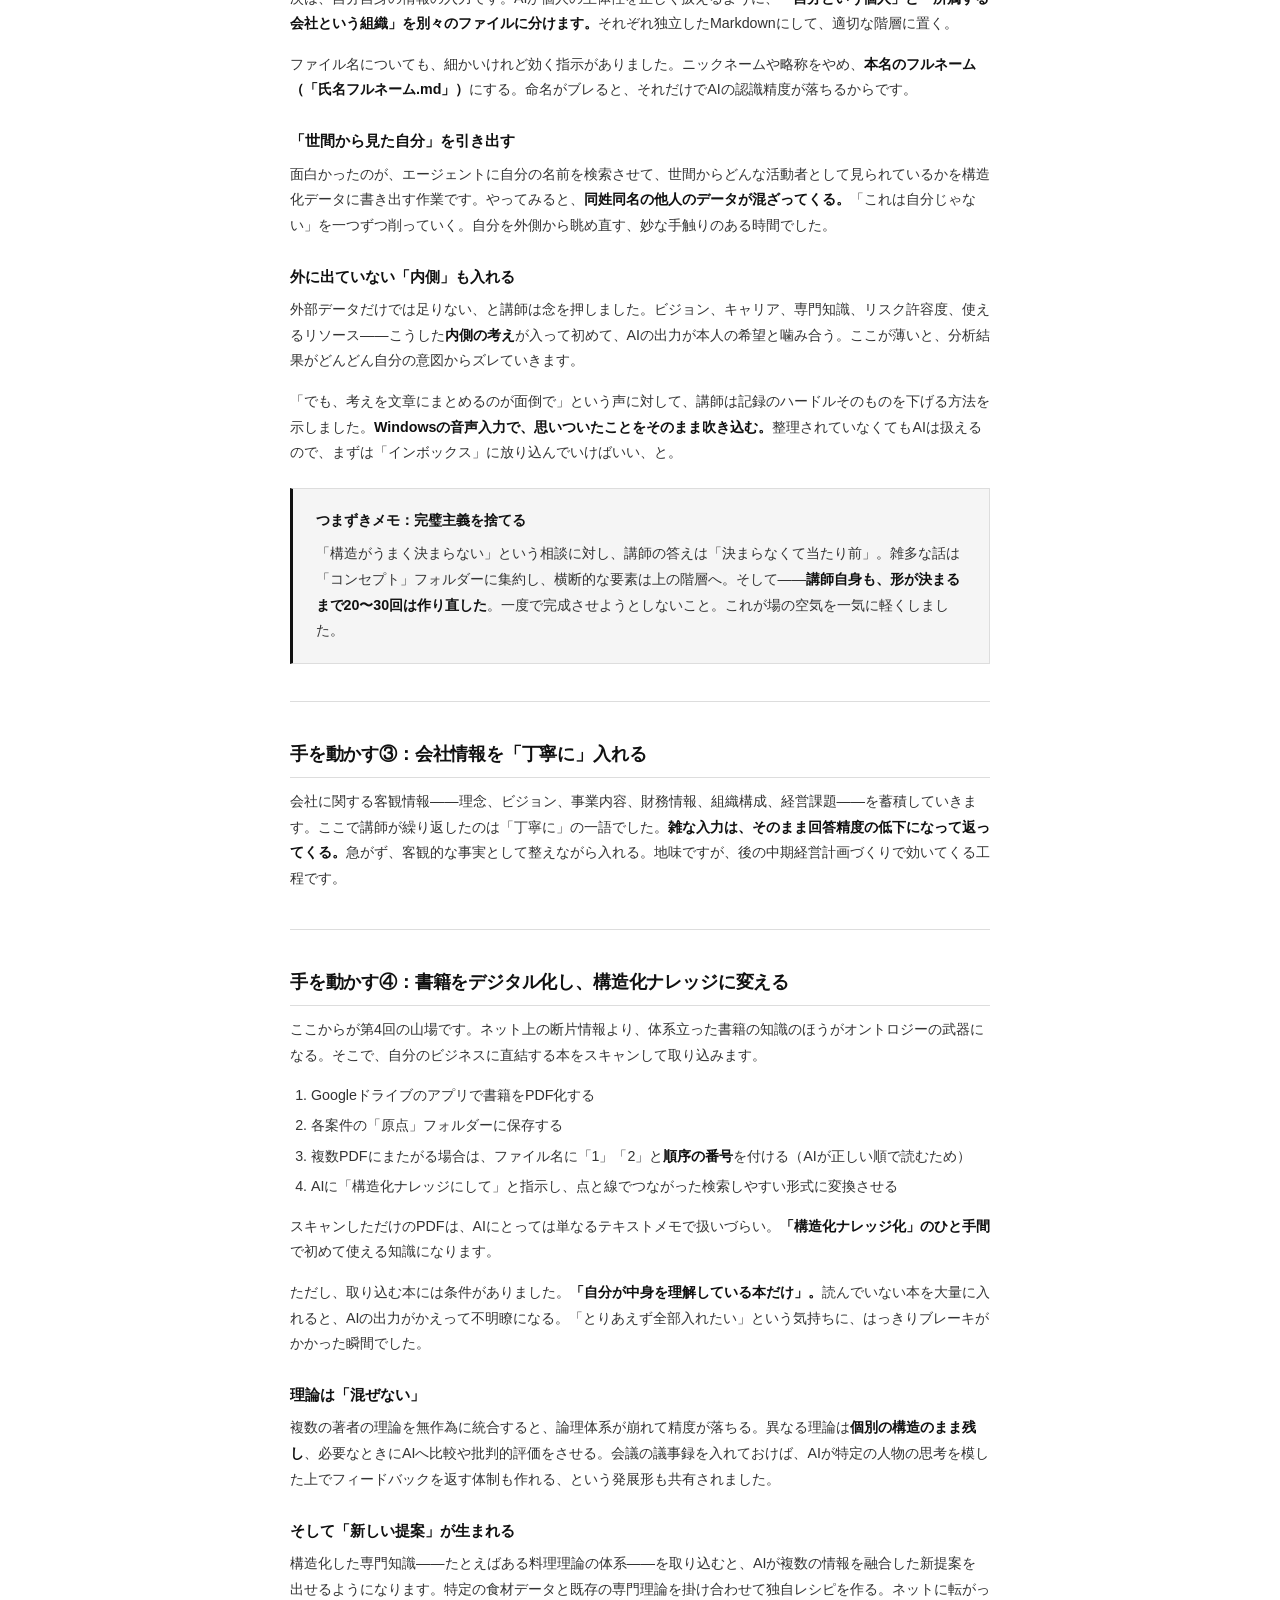
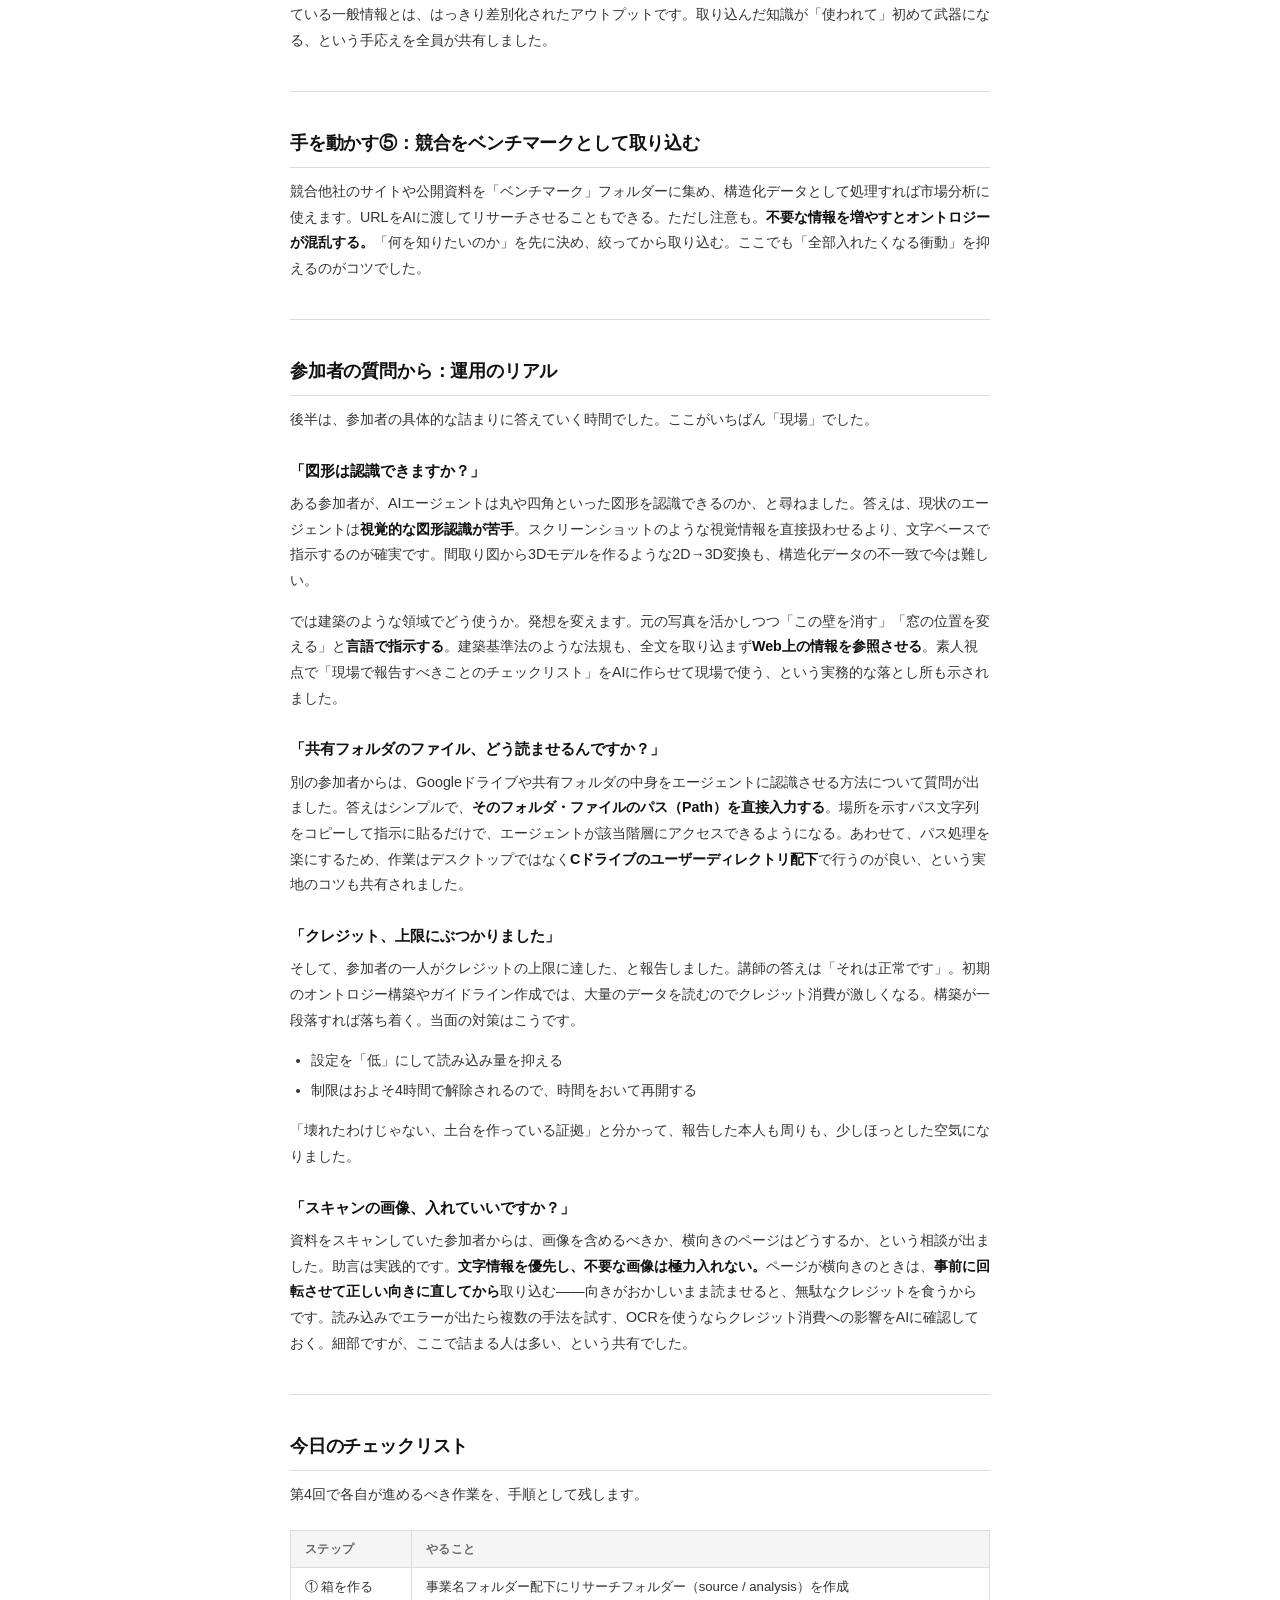
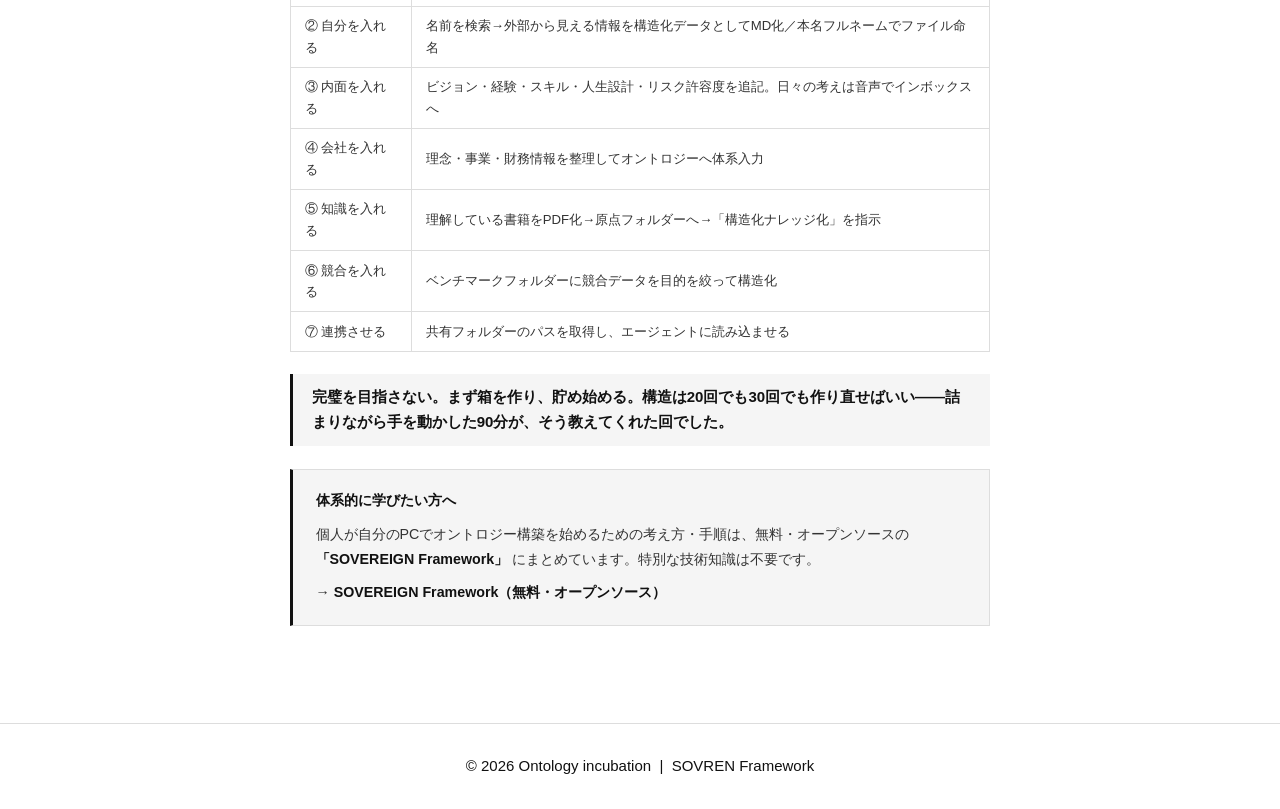
<file: news/posts/004_lecture04.html>
<!DOCTYPE html>
<html lang="ja">
<head>
  <meta charset="UTF-8" />
  <meta name="viewport" content="width=device-width, initial-scale=1.0" />
  <title>第4回 実践レポート — 散らばった情報を「武器」に変えた90分 | Ontology incubation NEWS</title>
  <meta name="description" content="第4回勉強会の実践レポート。画面を共有しながら詰まり、20〜30回作り直し、クレジット上限にぶつかる——参加者が手を動かす現場の空気ごと、外部情報をオントロジーに統合する手順を記録しました。" />
  <link rel="stylesheet" href="../style.css" />
</head>
<body>

  <nav>
    <a href="../index.html" class="logo">
      Ontology incubation <span class="badge">News</span>
    </a>
    <ul class="nav-links">
      <li><a href="../../index.html">TOP</a></li>
      <li><a href="https://sovren-framework.netlify.app/" target="_blank">SOVREN Framework</a></li>
    </ul>
  </nav>

  <main>
    <div class="container">

      <a href="../index.html" class="back-link">← 記事一覧に戻る</a>

      <div class="article-header">
        <div class="article-header-meta">
          <span class="article-card-date">2026-06-25</span>
          <span class="tag">実践レポート</span>
          <span class="tag">第4回</span>
          <span class="tag">オントロジー構築</span>
        </div>
        <h1>第4回 実践レポート<br>散らばった情報を「武器」に変えた90分</h1>
        <p class="article-header-desc">画面を共有しながら詰まり、何度も作り直し、クレジット上限にぶつかる——第4回は、参加者が実際に手を動かしながら、外部情報をオントロジーに統合していく回でした。現場の空気ごと記録します。</p>
      </div>

      <div class="article-body">

        <blockquote>
          <p><strong>「ブラウザのタブ、カメラロール、付箋。情報はそこに散らばっているのに、判断には使えていない」</strong><br>
          講師のこの一言から、第4回は始まりました。</p>
        </blockquote>

        <p>このシリーズは、第6回で<strong>3年間の中期経営計画を各自が自分で作る</strong>ところまで進みます。本来コンサルタントが何十万円もかけて作る計画を、オントロジーを武器にすれば無料・無制限で作れる——その状態を目指すための、土台づくりの回でした。</p>

        <p>第4回のテーマは「外部情報の統合」。Web、書籍、競合データといった外の情報を、自分のオントロジーに取り込んで使える形にする。言葉にすると一行ですが、実際にやると、参加者それぞれが別々の場所で詰まります。その詰まりこそ、この回のいちばんの収穫でした。以下、当日の流れに沿って記録します。</p>

        <hr>

        <h2>導入：まず「職業の枠」を外す</h2>

        <p>作業に入る前に、講師が一つ揺さぶりをかけました。「飲食店経営者だから」「士業だから」という<strong>職業的な役割の枠（認知フレーム）</strong>にとらわれていると、戦う市場を直感と好みで選んでしまう、と。</p>

        <p>一度その枠を外し、自分の力を「体験設計力」のように抽象度を上げて捉え直す。そのうえで、資金の流れや外部データに基づいて主戦場を選ぶ。直感ではなくデータで決めるための、準備運動です。ここで部屋の空気が少し変わりました。「自分は◯◯屋」という前提を外す、という出発点に置き直されたわけです。</p>

        <hr>

        <h2>手を動かす①：リサーチフォルダーを作る</h2>

        <p>最初の作業は、情報を貯める箱の用意でした。各事業の作業環境に「リサーチ」フォルダーを作り、中を2つに分けます。</p>

        <pre>リサーチ/
├── source（ソース）   — 集めた生の情報源
└── analysis（分析）   — AIに分析させた結果</pre>

        <p>集めた情報と分析結果を<strong>はっきり分けておく</strong>。後で分析結果だけを別の場面で使い回せるようにするためです。</p>

        <p>ここで、ある参加者が画面を共有しながら手を止めました。リサーチフォルダーを、オントロジーそのものの中に作ろうとして、構造がこんがらがってしまったのです。講師の助言は明快でした。<strong>「オントロジーの中じゃなくて、事業名のフォルダーの下に作る」</strong>。事業ごと（たとえば不動産の事業、食の事業）にリサーチフォルダーを分ければ、情報が混ざりません。複数の事業をまたいでオントロジーを動かしたいなら、深い階層ではなく<strong>マイドライブ全体をルートとして参照させる</strong>。画面の中のフォルダーが整理されていくのを、全員で見ながら確認しました。</p>

        <hr>

        <h2>手を動かす②：「自分」と「会社」を分けて入れる</h2>

        <p>次は、自分自身の情報の入力です。AIが個人の主体性を正しく扱えるように、<strong>「自分という個人」と「所属する会社という組織」を別々のファイルに分けます。</strong>それぞれ独立したMarkdownにして、適切な階層に置く。</p>

        <p>ファイル名についても、細かいけれど効く指示がありました。ニックネームや略称をやめ、<strong>本名のフルネーム（「氏名フルネーム.md」）</strong>にする。命名がブレると、それだけでAIの認識精度が落ちるからです。</p>

        <h3>「世間から見た自分」を引き出す</h3>

        <p>面白かったのが、エージェントに自分の名前を検索させて、世間からどんな活動者として見られているかを構造化データに書き出す作業です。やってみると、<strong>同姓同名の他人のデータが混ざってくる。</strong>「これは自分じゃない」を一つずつ削っていく。自分を外側から眺め直す、妙な手触りのある時間でした。</p>

        <h3>外に出ていない「内側」も入れる</h3>

        <p>外部データだけでは足りない、と講師は念を押しました。ビジョン、キャリア、専門知識、リスク許容度、使えるリソース——こうした<strong>内側の考え</strong>が入って初めて、AIの出力が本人の希望と噛み合う。ここが薄いと、分析結果がどんどん自分の意図からズレていきます。</p>

        <p>「でも、考えを文章にまとめるのが面倒で」という声に対して、講師は記録のハードルそのものを下げる方法を示しました。<strong>Windowsの音声入力で、思いついたことをそのまま吹き込む。</strong>整理されていなくてもAIは扱えるので、まずは「インボックス」に放り込んでいけばいい、と。</p>

        <div class="callout">
          <p><strong>つまずきメモ：完璧主義を捨てる</strong></p>
          <p>「構造がうまく決まらない」という相談に対し、講師の答えは「決まらなくて当たり前」。雑多な話は「コンセプト」フォルダーに集約し、横断的な要素は上の階層へ。そして——<strong>講師自身も、形が決まるまで20〜30回は作り直した</strong>。一度で完成させようとしないこと。これが場の空気を一気に軽くしました。</p>
        </div>

        <hr>

        <h2>手を動かす③：会社情報を「丁寧に」入れる</h2>

        <p>会社に関する客観情報——理念、ビジョン、事業内容、財務情報、組織構成、経営課題——を蓄積していきます。ここで講師が繰り返したのは「丁寧に」の一語でした。<strong>雑な入力は、そのまま回答精度の低下になって返ってくる。</strong>急がず、客観的な事実として整えながら入れる。地味ですが、後の中期経営計画づくりで効いてくる工程です。</p>

        <hr>

        <h2>手を動かす④：書籍をデジタル化し、構造化ナレッジに変える</h2>

        <p>ここからが第4回の山場です。ネット上の断片情報より、体系立った書籍の知識のほうがオントロジーの武器になる。そこで、自分のビジネスに直結する本をスキャンして取り込みます。</p>

        <ol>
          <li>Googleドライブのアプリで書籍をPDF化する</li>
          <li>各案件の「原点」フォルダーに保存する</li>
          <li>複数PDFにまたがる場合は、ファイル名に「1」「2」と<strong>順序の番号</strong>を付ける（AIが正しい順で読むため）</li>
          <li>AIに「構造化ナレッジにして」と指示し、点と線でつながった検索しやすい形式に変換させる</li>
        </ol>

        <p>スキャンしただけのPDFは、AIにとっては単なるテキストメモで扱いづらい。<strong>「構造化ナレッジ化」のひと手間</strong>で初めて使える知識になります。</p>

        <p>ただし、取り込む本には条件がありました。<strong>「自分が中身を理解している本だけ」。</strong>読んでいない本を大量に入れると、AIの出力がかえって不明瞭になる。「とりあえず全部入れたい」という気持ちに、はっきりブレーキがかかった瞬間でした。</p>

        <h3>理論は「混ぜない」</h3>

        <p>複数の著者の理論を無作為に統合すると、論理体系が崩れて精度が落ちる。異なる理論は<strong>個別の構造のまま残し</strong>、必要なときにAIへ比較や批判的評価をさせる。会議の議事録を入れておけば、AIが特定の人物の思考を模した上でフィードバックを返す体制も作れる、という発展形も共有されました。</p>

        <h3>そして「新しい提案」が生まれる</h3>

        <p>構造化した専門知識——たとえばある料理理論の体系——を取り込むと、AIが複数の情報を融合した新提案を出せるようになります。特定の食材データと既存の専門理論を掛け合わせて独自レシピを作る。ネットに転がっている一般情報とは、はっきり差別化されたアウトプットです。取り込んだ知識が「使われて」初めて武器になる、という手応えを全員が共有しました。</p>

        <hr>

        <h2>手を動かす⑤：競合をベンチマークとして取り込む</h2>

        <p>競合他社のサイトや公開資料を「ベンチマーク」フォルダーに集め、構造化データとして処理すれば市場分析に使えます。URLをAIに渡してリサーチさせることもできる。ただし注意も。<strong>不要な情報を増やすとオントロジーが混乱する。</strong>「何を知りたいのか」を先に決め、絞ってから取り込む。ここでも「全部入れたくなる衝動」を抑えるのがコツでした。</p>

        <hr>

        <h2>参加者の質問から：運用のリアル</h2>

        <p>後半は、参加者の具体的な詰まりに答えていく時間でした。ここがいちばん「現場」でした。</p>

        <h3>「図形は認識できますか？」</h3>

        <p>ある参加者が、AIエージェントは丸や四角といった図形を認識できるのか、と尋ねました。答えは、現状のエージェントは<strong>視覚的な図形認識が苦手</strong>。スクリーンショットのような視覚情報を直接扱わせるより、文字ベースで指示するのが確実です。間取り図から3Dモデルを作るような2D→3D変換も、構造化データの不一致で今は難しい。</p>

        <p>では建築のような領域でどう使うか。発想を変えます。元の写真を活かしつつ「この壁を消す」「窓の位置を変える」と<strong>言語で指示する</strong>。建築基準法のような法規も、全文を取り込まず<strong>Web上の情報を参照させる</strong>。素人視点で「現場で報告すべきことのチェックリスト」をAIに作らせて現場で使う、という実務的な落とし所も示されました。</p>

        <h3>「共有フォルダのファイル、どう読ませるんですか？」</h3>

        <p>別の参加者からは、Googleドライブや共有フォルダの中身をエージェントに認識させる方法について質問が出ました。答えはシンプルで、<strong>そのフォルダ・ファイルのパス（Path）を直接入力する</strong>。場所を示すパス文字列をコピーして指示に貼るだけで、エージェントが該当階層にアクセスできるようになる。あわせて、パス処理を楽にするため、作業はデスクトップではなく<strong>Cドライブのユーザーディレクトリ配下</strong>で行うのが良い、という実地のコツも共有されました。</p>

        <h3>「クレジット、上限にぶつかりました」</h3>

        <p>そして、参加者の一人がクレジットの上限に達した、と報告しました。講師の答えは「それは正常です」。初期のオントロジー構築やガイドライン作成では、大量のデータを読むのでクレジット消費が激しくなる。構築が一段落すれば落ち着く。当面の対策はこうです。</p>

        <ul>
          <li>設定を「低」にして読み込み量を抑える</li>
          <li>制限はおよそ4時間で解除されるので、時間をおいて再開する</li>
        </ul>

        <p>「壊れたわけじゃない、土台を作っている証拠」と分かって、報告した本人も周りも、少しほっとした空気になりました。</p>

        <h3>「スキャンの画像、入れていいですか？」</h3>

        <p>資料をスキャンしていた参加者からは、画像を含めるべきか、横向きのページはどうするか、という相談が出ました。助言は実践的です。<strong>文字情報を優先し、不要な画像は極力入れない。</strong>ページが横向きのときは、<strong>事前に回転させて正しい向きに直してから</strong>取り込む——向きがおかしいまま読ませると、無駄なクレジットを食うからです。読み込みでエラーが出たら複数の手法を試す、OCRを使うならクレジット消費への影響をAIに確認しておく。細部ですが、ここで詰まる人は多い、という共有でした。</p>

        <hr>

        <h2>今日のチェックリスト</h2>

        <p>第4回で各自が進めるべき作業を、手順として残します。</p>

        <table>
          <thead>
            <tr><th>ステップ</th><th>やること</th></tr>
          </thead>
          <tbody>
            <tr><td>① 箱を作る</td><td>事業名フォルダー配下にリサーチフォルダー（source / analysis）を作成</td></tr>
            <tr><td>② 自分を入れる</td><td>名前を検索→外部から見える情報を構造化データとしてMD化／本名フルネームでファイル命名</td></tr>
            <tr><td>③ 内面を入れる</td><td>ビジョン・経験・スキル・人生設計・リスク許容度を追記。日々の考えは音声でインボックスへ</td></tr>
            <tr><td>④ 会社を入れる</td><td>理念・事業・財務情報を整理してオントロジーへ体系入力</td></tr>
            <tr><td>⑤ 知識を入れる</td><td>理解している書籍をPDF化→原点フォルダーへ→「構造化ナレッジ化」を指示</td></tr>
            <tr><td>⑥ 競合を入れる</td><td>ベンチマークフォルダーに競合データを目的を絞って構造化</td></tr>
            <tr><td>⑦ 連携させる</td><td>共有フォルダーのパスを取得し、エージェントに読み込ませる</td></tr>
          </tbody>
        </table>

        <blockquote>
          <strong>完璧を目指さない。まず箱を作り、貯め始める。構造は20回でも30回でも作り直せばいい——詰まりながら手を動かした90分が、そう教えてくれた回でした。</strong>
        </blockquote>

        <div class="callout">
          <p><strong>体系的に学びたい方へ</strong></p>
          <p>個人が自分のPCでオントロジー構築を始めるための考え方・手順は、無料・オープンソースの <strong>「SOVEREIGN Framework」</strong> にまとめています。特別な技術知識は不要です。</p>
          <p>→ <a href="https://sovren-framework.netlify.app/" target="_blank"><strong>SOVEREIGN Framework（無料・オープンソース）</strong></a></p>
        </div>

      </div><!-- /.article-body -->

    </div><!-- /.container -->
  </main>

  <footer class="site-footer">
    <div class="container">
      &copy; 2026 Ontology incubation &nbsp;|&nbsp;
      <a href="https://sovren-framework.netlify.app/" target="_blank">SOVREN Framework</a>
    </div>
  </footer>

</body>
</html>
</file>
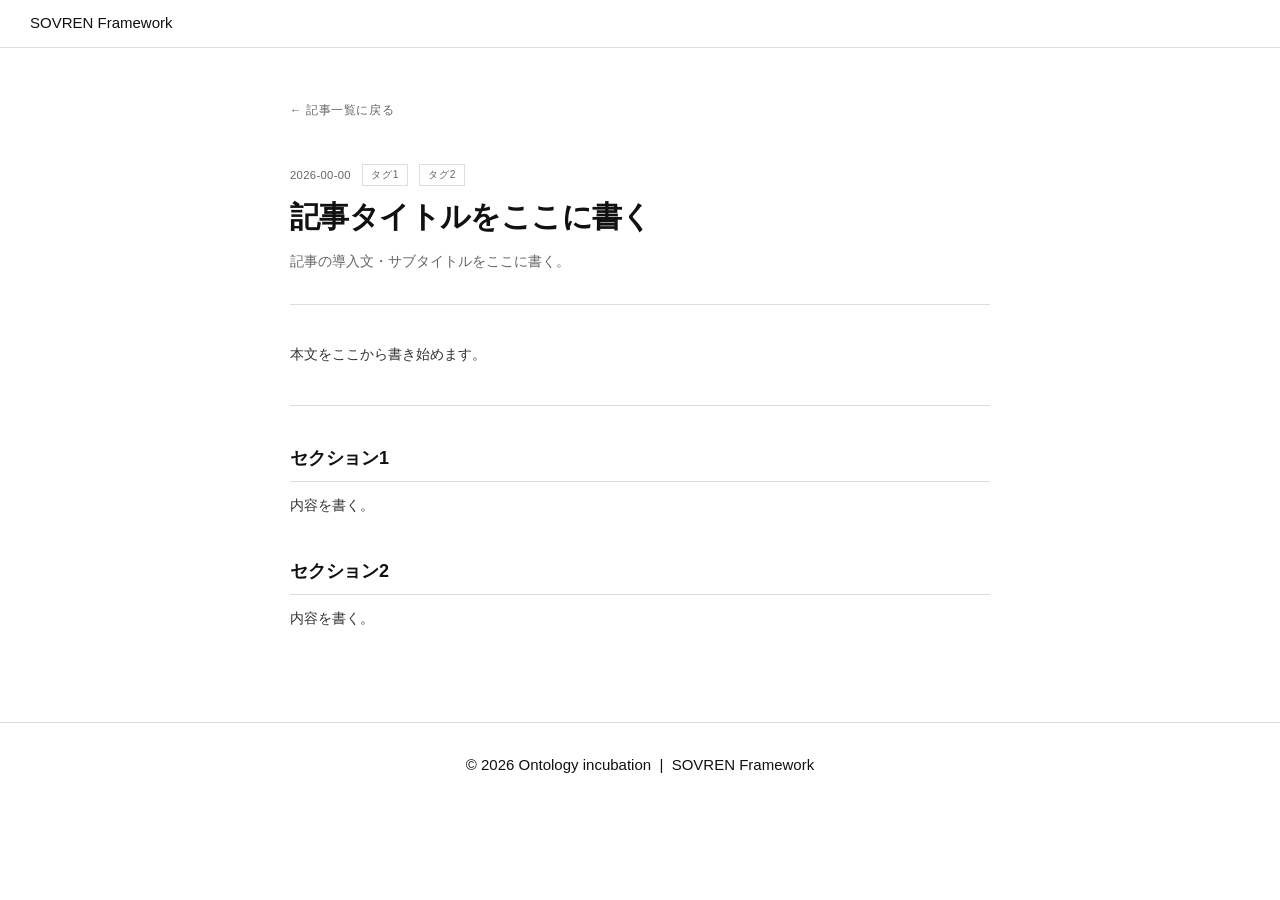
<file: news/posts/template.html>
<!DOCTYPE html>
<html lang="ja">
<head>
  <meta charset="UTF-8" />
  <meta name="viewport" content="width=device-width, initial-scale=1.0" />
  <!-- ▼ タイトルとdescriptionを記事に合わせて変更 -->
  <title>記事タイトル | Ontology incubation NEWS</title>
  <meta name="description" content="記事の概要を120字程度で書く" />
  <link rel="stylesheet" href="../style.css" />
</head>
<body>

  <header class="site-header">
    <a href="../index.html" class="site-logo">
      Ontology incubation
      <span class="badge">NEWS</span>
    </a>
    <nav class="header-nav">
      <a href="https://sovren-framework.netlify.app/" target="_blank">SOVREN Framework</a>
    </nav>
  </header>

  <main>
    <div class="container">

      <a href="../index.html" class="back-link">← 記事一覧に戻る</a>

      <div class="article-header">
        <div class="article-header-meta">
          <!-- ▼ 日付とタグを変更 -->
          <span class="article-card-date">2026-00-00</span>
          <span class="tag">タグ1</span>
          <span class="tag">タグ2</span>
        </div>
        <!-- ▼ 記事タイトル -->
        <h1>記事タイトルをここに書く</h1>
        <!-- ▼ サブタイトル的な一文（任意） -->
        <p class="article-header-desc">記事の導入文・サブタイトルをここに書く。</p>
      </div>

      <div class="article-body">

        <!-- ============================================
             本文の書き方ガイド
             ============================================

             見出し2（セクション）:
             <h2>セクションタイトル</h2>

             見出し3（サブセクション）:
             <h3>サブセクションタイトル</h3>

             段落:
             <p>本文テキスト。<strong>強調</strong>も使えます。</p>

             箇条書き:
             <ul>
               <li>項目1</li>
               <li>項目2</li>
             </ul>

             番号付きリスト:
             <ol>
               <li>手順1</li>
               <li>手順2</li>
             </ol>

             引用ブロック（重要な一文を際立たせる）:
             <blockquote>
               <strong>「引用テキスト」</strong>
             </blockquote>

             コールアウト（情報ボックス）:
             <div class="callout">
               <p><strong>見出し</strong></p>
               <p>説明テキスト。<a href="URL">リンク</a>も入れられます。</p>
             </div>

             コードブロック（手順・コマンドなど）:
             <pre>コードや手順をここに書く</pre>

             テーブル:
             <table>
               <thead><tr><th>列1</th><th>列2</th></tr></thead>
               <tbody>
                 <tr><td>データ1</td><td>データ2</td></tr>
               </tbody>
             </table>

             区切り線:
             <hr>

        ============================================ -->

        <p>本文をここから書き始めます。</p>

        <hr>

        <h2>セクション1</h2>

        <p>内容を書く。</p>

        <h2>セクション2</h2>

        <p>内容を書く。</p>

      </div><!-- /.article-body -->

    </div><!-- /.container -->
  </main>

  <footer class="site-footer">
    <div class="container">
      &copy; 2026 Ontology incubation &nbsp;|&nbsp;
      <a href="https://sovren-framework.netlify.app/" target="_blank">SOVREN Framework</a>
    </div>
  </footer>

</body>
</html>
</file>
<file: news/style.css>
/* ============================================
   Ontology incubation NEWS
   Design: matches ontology-incubation.netlify.app
   ============================================ */

:root {
  --black:  #111111;
  --white:  #ffffff;
  --gray:   #666666;
  --light:  #f5f5f5;
  --border: #dddddd;
  --font:   'Hiragino Sans', 'Hiragino Kaku Gothic ProN', 'Noto Sans JP', sans-serif;
  --font-mono: 'JetBrains Mono', 'Fira Code', monospace;
}

*, *::before, *::after { box-sizing: border-box; margin: 0; padding: 0; }

html { font-size: 15px; scroll-behavior: smooth; }

body {
  font-family: var(--font);
  color: var(--black);
  background: var(--white);
  line-height: 1.65;
}

a { color: var(--black); text-decoration: none; }
a:hover { text-decoration: underline; }

/* ── Nav ──────────────────────────────────── */
nav {
  position: fixed;
  top: 0; left: 0; right: 0;
  background: var(--white);
  border-bottom: 1px solid var(--border);
  padding: 0 2rem;
  height: 48px;
  display: flex;
  align-items: center;
  justify-content: space-between;
  z-index: 100;
}

nav .logo {
  font-size: 0.85rem;
  font-weight: 700;
  letter-spacing: 0.05em;
  color: var(--black);
}

nav .logo .badge {
  display: inline-block;
  font-size: 0.6rem;
  letter-spacing: 0.12em;
  border: 1px solid var(--black);
  padding: 0.1rem 0.45rem;
  margin-left: 0.4rem;
  vertical-align: middle;
  text-transform: uppercase;
}

nav .nav-links {
  display: flex;
  gap: 1.5rem;
  list-style: none;
}

nav .nav-links a {
  font-size: 0.78rem;
  color: var(--gray);
  letter-spacing: 0.05em;
}

nav .nav-links a:hover { color: var(--black); text-decoration: none; }

/* ── Layout ───────────────────────────────── */
.container {
  max-width: 760px;
  margin: 0 auto;
  padding: 0 2rem;
}

/* ── Hero (index) ─────────────────────────── */
.hero {
  padding-top: 6rem;
  padding-bottom: 3rem;
  border-bottom: 1px solid var(--border);
  margin-bottom: 3rem;
}

.hero .label {
  font-size: 0.68rem;
  letter-spacing: 0.15em;
  color: var(--gray);
  text-transform: uppercase;
  margin-bottom: 0.75rem;
}

.hero h1 {
  font-size: clamp(1.6rem, 4vw, 2.4rem);
  font-weight: 700;
  line-height: 1.3;
  letter-spacing: -0.02em;
  margin-bottom: 0.75rem;
}

.hero p {
  font-size: 0.95rem;
  color: var(--gray);
  max-width: 500px;
  line-height: 1.75;
}

/* ── Article List ─────────────────────────── */
.article-list {
  display: flex;
  flex-direction: column;
  gap: 0;
  padding-bottom: 5rem;
}

.article-card {
  display: block;
  padding: 1.75rem 0;
  border-bottom: 1px solid var(--border);
  color: inherit;
  transition: background 0.15s;
}

.article-card:hover { text-decoration: none; background: var(--light); padding-left: 0.75rem; padding-right: 0.75rem; margin: 0 -0.75rem; }

.article-card-meta {
  display: flex;
  align-items: center;
  gap: 0.75rem;
  margin-bottom: 0.5rem;
  flex-wrap: wrap;
}

.article-card-date {
  font-size: 0.75rem;
  color: var(--gray);
  letter-spacing: 0.03em;
  font-variant-numeric: tabular-nums;
}

.tag {
  font-size: 0.68rem;
  letter-spacing: 0.1em;
  text-transform: uppercase;
  border: 1px solid var(--border);
  padding: 0.1rem 0.5rem;
  color: var(--gray);
}

.article-card h2 {
  font-size: 1.1rem;
  font-weight: 700;
  line-height: 1.45;
  margin-bottom: 0.35rem;
  letter-spacing: -0.01em;
}

.article-card p {
  font-size: 0.875rem;
  color: var(--gray);
  line-height: 1.65;
  display: -webkit-box;
  -webkit-line-clamp: 2;
  -webkit-box-orient: vertical;
  overflow: hidden;
}

/* ── Article Page ─────────────────────────── */
.page-top {
  padding-top: 5rem;
}

.article-header {
  padding: 3rem 0 2rem;
  border-bottom: 1px solid var(--border);
  margin-bottom: 2.5rem;
}

.article-header-meta {
  display: flex;
  align-items: center;
  gap: 0.75rem;
  margin-bottom: 0.75rem;
  flex-wrap: wrap;
}

.article-header h1 {
  font-size: clamp(1.5rem, 4vw, 2rem);
  font-weight: 700;
  line-height: 1.35;
  letter-spacing: -0.02em;
  margin-bottom: 0.75rem;
}

.article-header-desc {
  font-size: 0.95rem;
  color: var(--gray);
  max-width: 580px;
  line-height: 1.75;
}

/* ── Article Body ─────────────────────────── */
.article-body {
  padding-bottom: 5rem;
}

.article-body h2 {
  font-size: 1.2rem;
  font-weight: 700;
  margin: 2.5rem 0 0.75rem;
  padding-bottom: 0.5rem;
  border-bottom: 1px solid var(--border);
  letter-spacing: -0.01em;
}

.article-body h3 {
  font-size: 1rem;
  font-weight: 700;
  margin: 1.75rem 0 0.5rem;
}

.article-body p {
  font-size: 0.95rem;
  color: #333;
  margin-bottom: 1rem;
  line-height: 1.8;
}

.article-body ul,
.article-body ol {
  padding-left: 1.4rem;
  margin-bottom: 1rem;
}

.article-body li {
  font-size: 0.95rem;
  color: #333;
  margin-bottom: 0.35rem;
  line-height: 1.75;
}

.article-body strong { color: var(--black); font-weight: 700; }

.article-body blockquote {
  border-left: 3px solid var(--black);
  padding: 0.75rem 1.25rem;
  margin: 1.5rem 0;
  background: var(--light);
}

.article-body blockquote p {
  margin-bottom: 0;
  font-size: 0.95rem;
  color: var(--black);
}

.article-body pre {
  background: var(--light);
  border: 1px solid var(--border);
  padding: 1.25rem 1.5rem;
  overflow-x: auto;
  margin: 1.5rem 0;
  font-family: var(--font-mono);
  font-size: 0.82rem;
  line-height: 1.7;
  color: #333;
}

.article-body code {
  font-family: var(--font-mono);
  font-size: 0.85em;
  background: var(--light);
  padding: 0.15em 0.4em;
  border: 1px solid var(--border);
}

.article-body pre code {
  background: none;
  padding: 0;
  border: none;
}

.article-body table {
  width: 100%;
  border-collapse: collapse;
  margin: 1.5rem 0;
  font-size: 0.88rem;
}

.article-body th {
  background: var(--light);
  border: 1px solid var(--border);
  padding: 0.55rem 0.9rem;
  text-align: left;
  font-weight: 700;
  font-size: 0.78rem;
  letter-spacing: 0.05em;
  text-transform: uppercase;
  color: var(--gray);
}

.article-body td {
  border: 1px solid var(--border);
  padding: 0.55rem 0.9rem;
  color: #333;
}

.article-body hr {
  border: none;
  border-top: 1px solid var(--border);
  margin: 2.5rem 0;
}

.article-body .callout {
  background: var(--light);
  border: 1px solid var(--border);
  border-left: 3px solid var(--black);
  padding: 1.25rem 1.5rem;
  margin: 1.5rem 0;
}

.article-body .callout p { margin-bottom: 0.5rem; }
.article-body .callout p:last-child { margin-bottom: 0; }

/* ── Back link ────────────────────────────── */
.back-link {
  display: inline-flex;
  align-items: center;
  gap: 0.35rem;
  font-size: 0.78rem;
  color: var(--gray);
  letter-spacing: 0.05em;
  margin-bottom: 0;
  transition: color 0.15s;
  padding-top: 5rem;
  padding-bottom: 0;
  display: block;
}

.back-link:hover { color: var(--black); text-decoration: none; }

/* ── Footer ───────────────────────────────── */
footer {
  border-top: 1px solid var(--border);
  padding: 2rem;
  display: flex;
  justify-content: space-between;
  align-items: center;
  flex-wrap: wrap;
  gap: 1rem;
}

footer .footer-logo {
  font-size: 0.8rem;
  font-weight: 700;
  letter-spacing: 0.05em;
}

footer .footer-links {
  display: flex;
  gap: 1.5rem;
  list-style: none;
}

footer .footer-links a {
  font-size: 0.75rem;
  color: var(--gray);
  letter-spacing: 0.03em;
}

footer .footer-links a:hover { color: var(--black); text-decoration: none; }

footer .footer-copy {
  font-size: 0.72rem;
  color: var(--gray);
  width: 100%;
}

/* ── Responsive ───────────────────────────── */
@media (max-width: 600px) {
  nav { padding: 0 1rem; }
  .container { padding: 0 1.25rem; }
  .hero { padding-top: 5rem; }
  .hero h1 { font-size: 1.5rem; }
  .article-header h1 { font-size: 1.35rem; }
  footer { padding: 1.5rem 1.25rem; }
}
</file>
